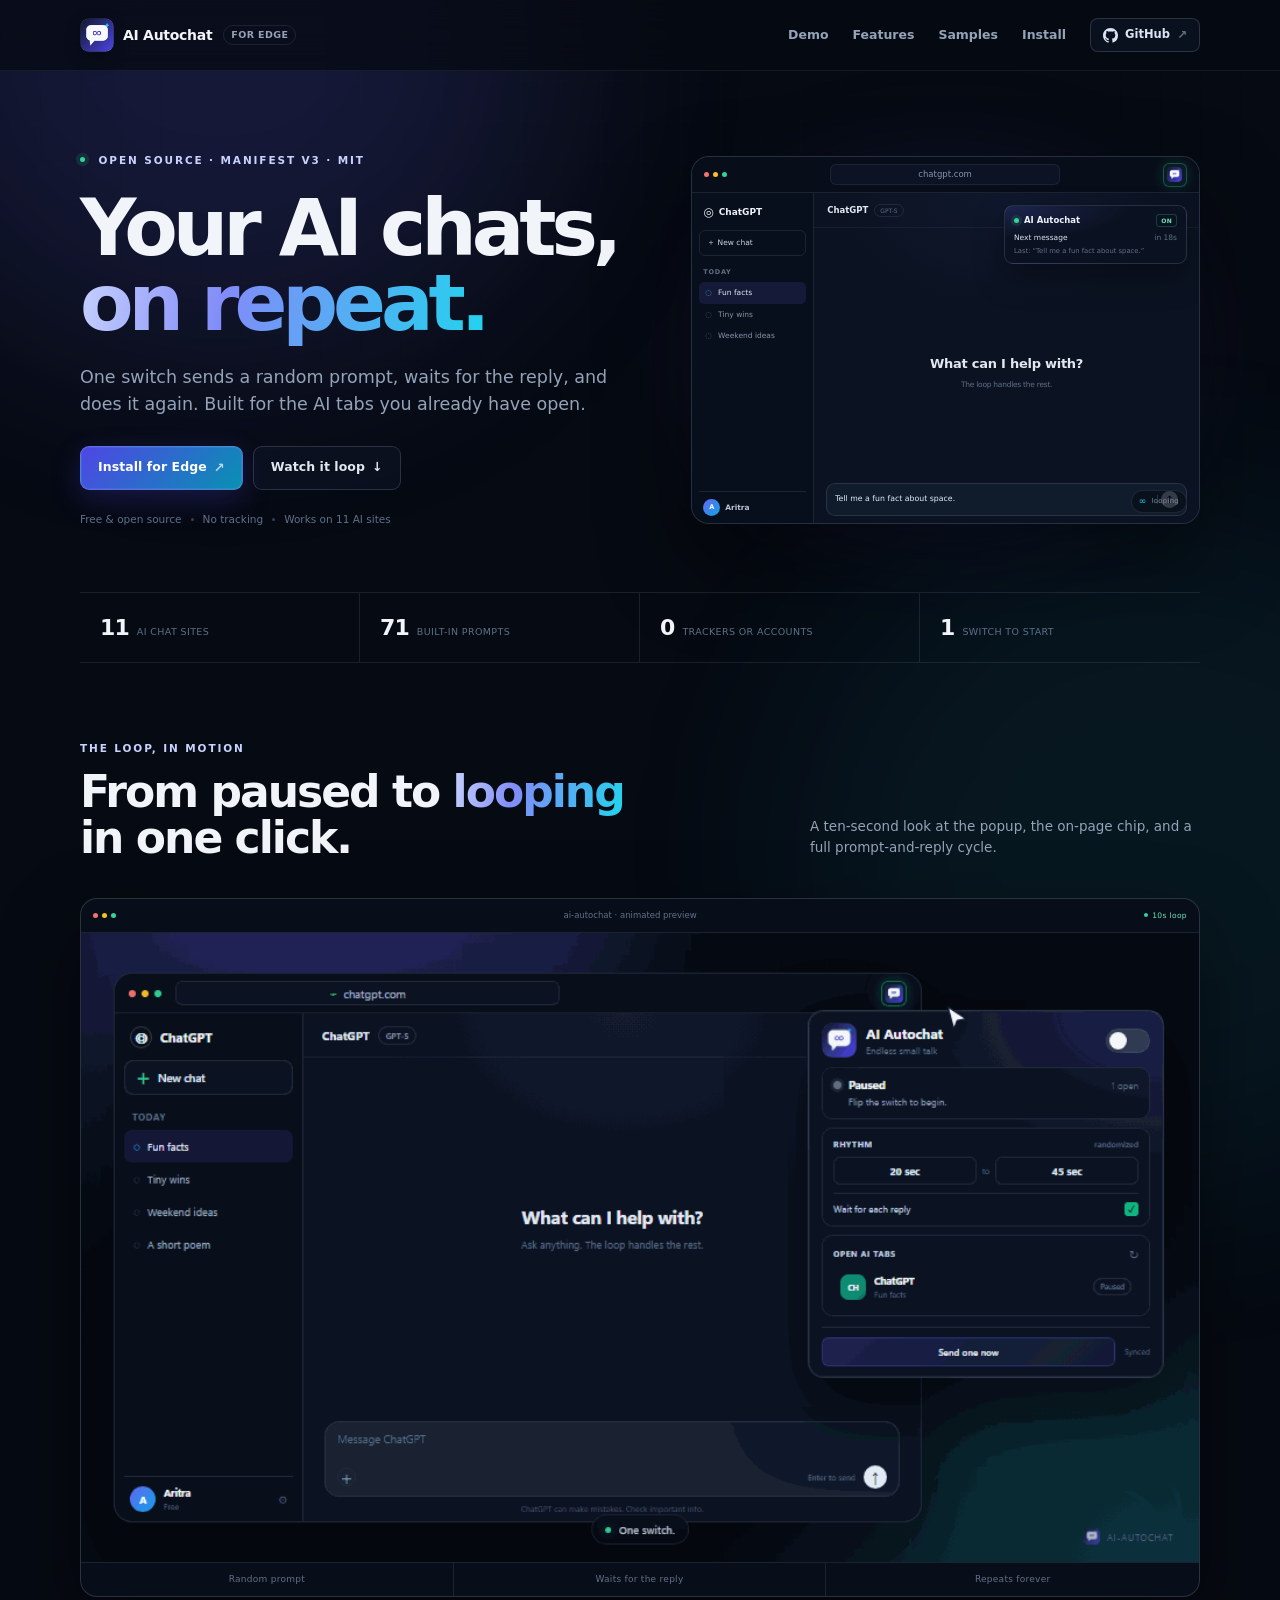
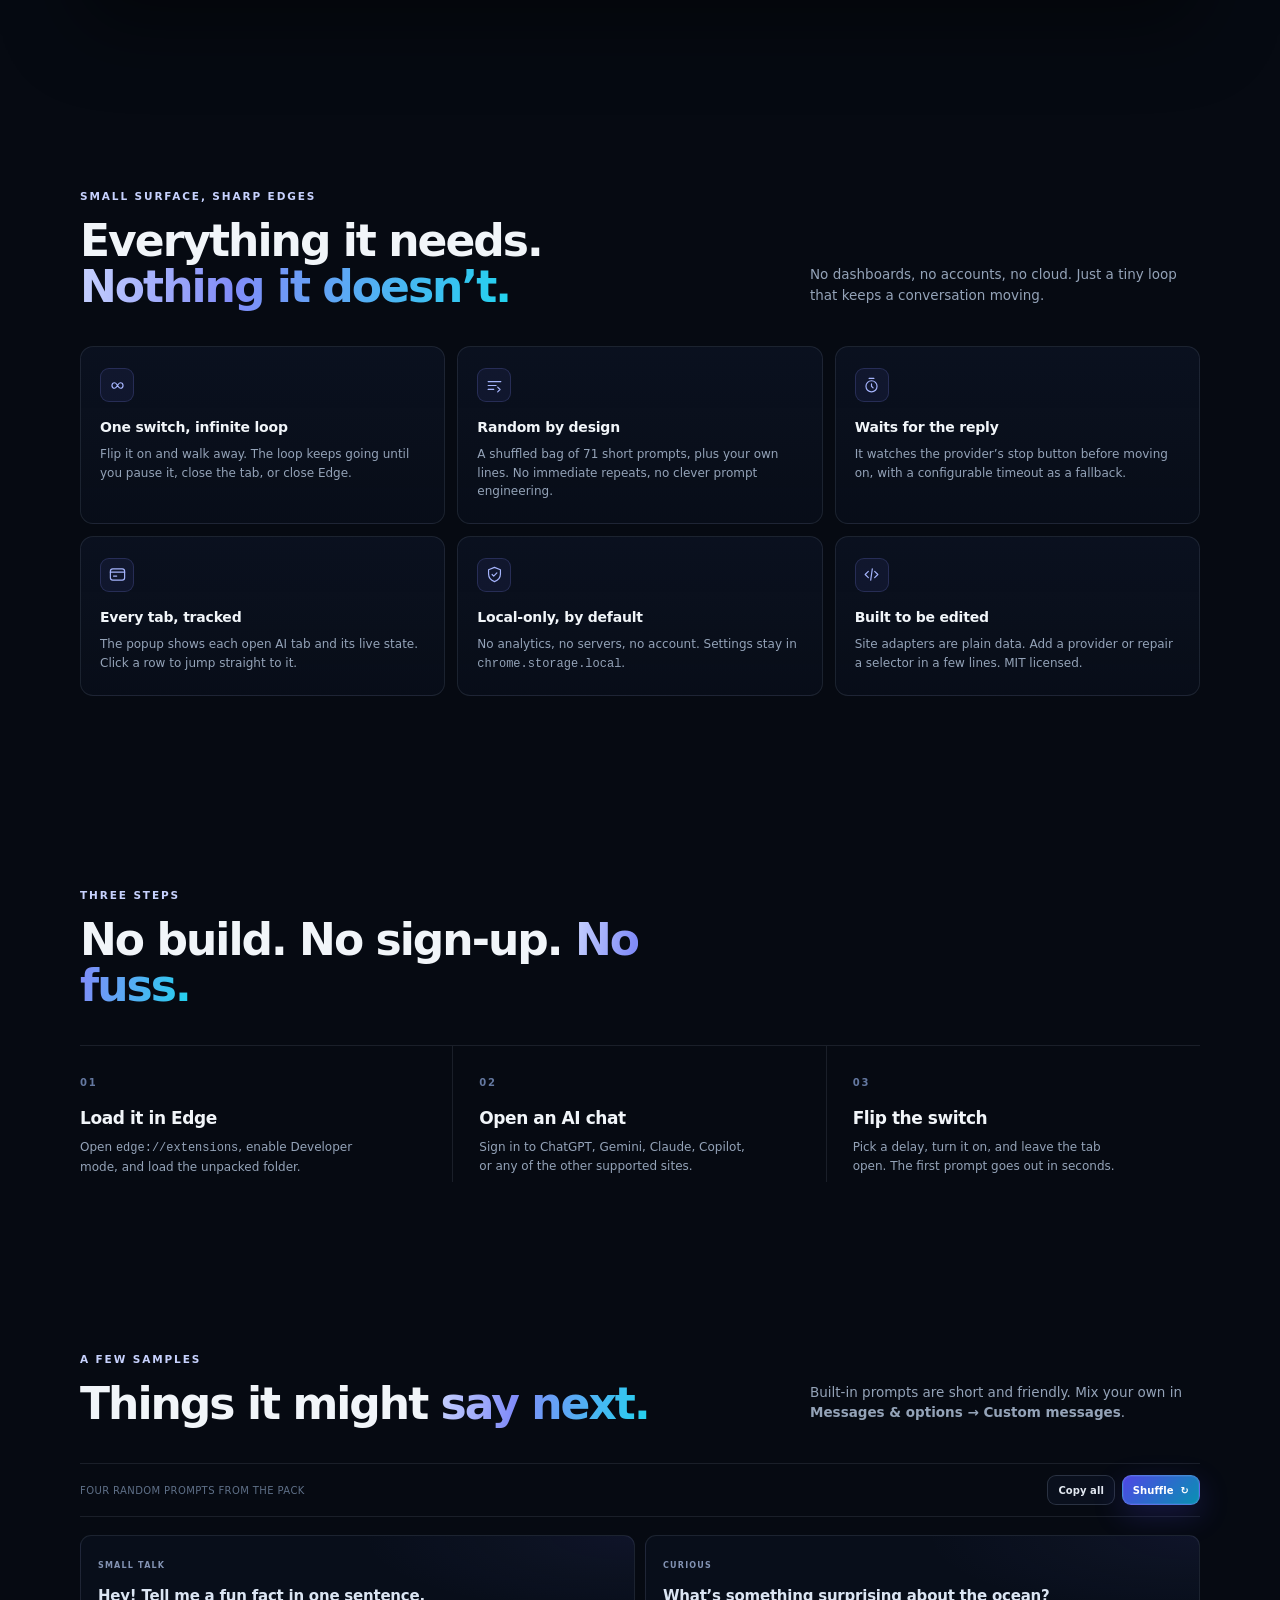
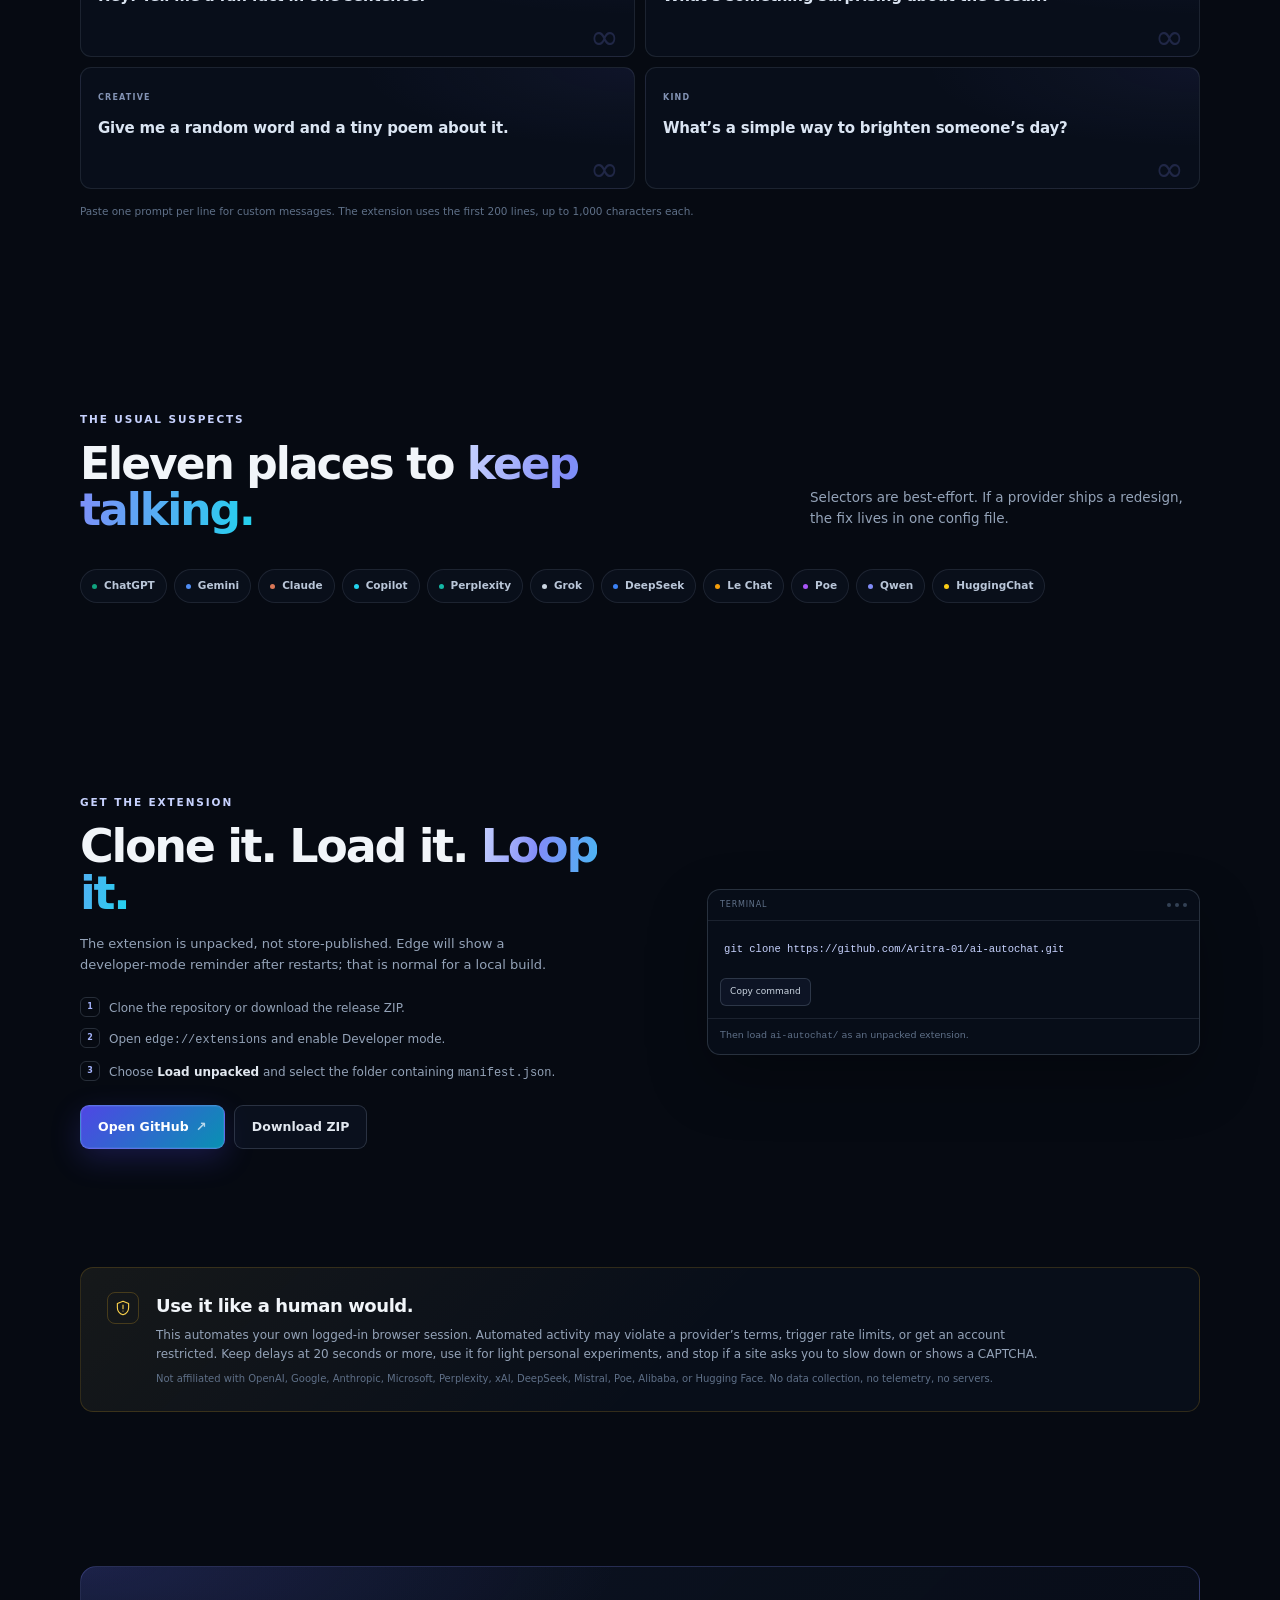
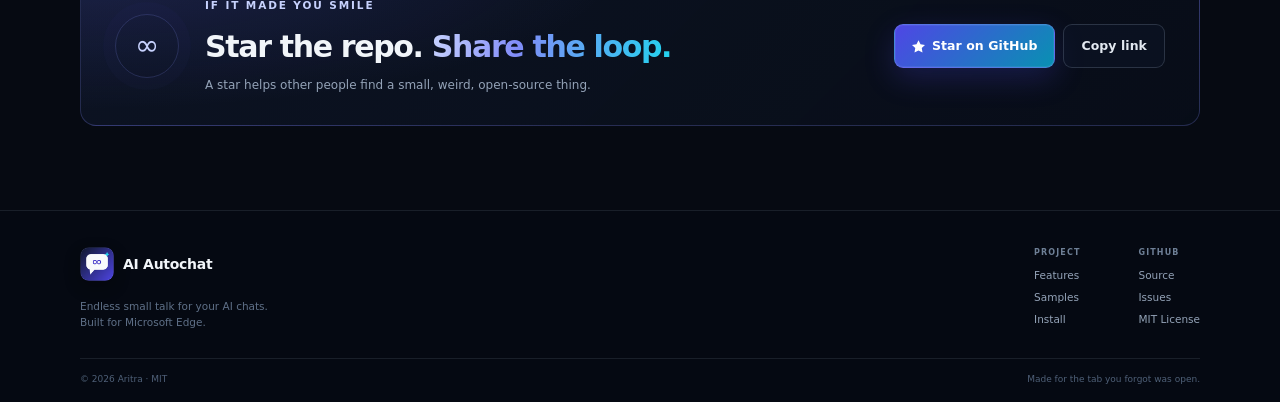
<file: docs/index.html>
<!doctype html>
<html lang="en">
  <head>
    <meta charset="utf-8" />
    <meta name="viewport" content="width=device-width, initial-scale=1" />
    <title>AI Autochat — Endless small talk for your AI chats</title>
    <meta
      name="description"
      content="A free, open-source Edge extension that sends random prompts to ChatGPT, Gemini, Claude, Copilot and other AI chats, waits for each reply, and loops."
    />
    <meta name="theme-color" content="#060a12" />
    <meta property="og:type" content="website" />
    <meta property="og:title" content="AI Autochat — Your AI chats, on repeat." />
    <meta property="og:url" content="https://aritra-01.github.io/ai-autochat/" />
    <meta property="og:site_name" content="AI Autochat" />
    <meta
      property="og:description"
      content="One switch. Random prompts. Replies handled. An open-source Manifest V3 extension for Edge."
    />
    <meta property="og:image" content="https://aritra-01.github.io/ai-autochat/assets/social-preview.png" />
    <meta name="twitter:card" content="summary_large_image" />
    <meta name="twitter:title" content="AI Autochat — Your AI chats, on repeat." />
    <meta
      name="twitter:description"
      content="One switch. Random prompts. Replies handled. An open-source Edge extension."
    />
    <meta name="twitter:image" content="https://aritra-01.github.io/ai-autochat/assets/social-preview.png" />
    <link rel="icon" type="image/png" href="assets/favicon.png" />
    <link rel="canonical" href="https://aritra-01.github.io/ai-autochat/" />
    <script type="application/ld+json">
    {
      "@context": "https://schema.org",
      "@type": "SoftwareApplication",
      "name": "AI Autochat",
      "applicationCategory": "BrowserApplication",
      "operatingSystem": "Windows, macOS, Linux",
      "url": "https://aritra-01.github.io/ai-autochat/",
      "description": "A free, open-source Edge extension that sends random prompts to AI chats, waits for each reply, and loops.",
      "offers": { "@type": "Offer", "price": "0", "priceCurrency": "USD" },
      "license": "https://github.com/Aritra-01/ai-autochat/blob/main/LICENSE"
    }
    </script>
    <link rel="stylesheet" href="styles.css?v=1.0.1" />
    <noscript><style>.reveal{opacity:1;transform:none}</style></noscript>
  </head>
  <body>
    <div class="page-glow glow-left" aria-hidden="true"></div>
    <div class="page-glow glow-right" aria-hidden="true"></div>
    <div class="page-grid" aria-hidden="true"></div>

    <header class="site-header">
      <div class="container header-inner">
        <a class="brand" href="#" aria-label="AI Autochat home">
          <img src="assets/logo.png" alt="" width="34" height="34" />
          <span class="brand-name">AI Autochat</span>
          <span class="brand-tag">for Edge</span>
        </a>

        <nav class="nav-links" aria-label="Main navigation">
          <a href="#demo">Demo</a>
          <a href="#features">Features</a>
          <a href="#samples">Samples</a>
          <a href="#install">Install</a>
        </nav>

        <a class="nav-github" href="https://github.com/Aritra-01/ai-autochat" target="_blank" rel="noreferrer">
          <svg viewBox="0 0 16 16" aria-hidden="true"><path fill="currentColor" d="M8 0C3.58 0 0 3.58 0 8c0 3.54 2.29 6.53 5.47 7.59.4.07.55-.17.55-.38 0-.19-.01-.82-.01-1.49-2.01.37-2.53-.49-2.69-.94-.09-.23-.48-.94-.82-1.13-.28-.15-.68-.52-.01-.53.63-.01 1.08.58 1.23.82.72 1.21 1.87.87 2.33.66.07-.52.28-.87.51-1.07-1.78-.2-3.64-.89-3.64-3.95 0-.87.31-1.59.82-2.15-.08-.2-.36-1.02.08-2.12 0 0 .67-.21 2.2.82.64-.18 1.32-.27 2-.27.68 0 1.36.09 2 .27 1.53-1.04 2.2-.82 2.2-.82.44 1.1.16 1.92.08 2.12.51.56.82 1.27.82 2.15 0 3.07-1.87 3.75-3.65 3.95.29.25.54.73.54 1.48 0 1.07-.01 1.93-.01 2.2 0 .21.15.46.55.38A8.01 8.01 0 0 0 16 8c0-4.42-3.58-8-8-8Z"/></svg>
          GitHub
          <span class="arrow">↗</span>
        </a>
      </div>
    </header>

    <main>
      <section class="hero section">
        <div class="container hero-grid">
          <div class="hero-copy">
            <div class="eyebrow"><span class="eyebrow-dot"></span> Open source · Manifest V3 · MIT</div>
            <h1>Your AI chats,<br /><span class="gradient-text">on repeat.</span></h1>
            <p class="lede">
              One switch sends a random prompt, waits for the reply, and does it again.
              Built for the AI tabs you already have open.
            </p>
            <div class="cta-row">
              <a class="button button-primary" href="#install">
                Install for Edge
                <span class="button-arrow">↗</span>
              </a>
              <a class="button button-ghost" href="#demo">Watch it loop <span>↓</span></a>
            </div>
            <div class="hero-meta">
              <span>Free & open source</span><i></i><span>No tracking</span><i></i><span>Works on 11 AI sites</span>
            </div>
          </div>

          <div class="hero-visual" aria-label="Animated AI Autochat preview">
            <div class="visual-glow" aria-hidden="true"></div>
            <div class="browser-card">
              <div class="browser-chrome">
                <span class="traffic-dots" aria-hidden="true"><i></i><i></i><i></i></span>
                <span class="browser-address">chatgpt.com</span>
                <span class="browser-ext"><img src="assets/logo.png" alt="" /></span>
              </div>
              <div class="browser-app">
                <aside class="mini-sidebar" aria-hidden="true">
                  <div class="mini-brand"><span>◎</span> ChatGPT</div>
                  <div class="mini-new">＋ New chat</div>
                  <div class="mini-label">Today</div>
                  <div class="mini-item active"><span>◌</span> Fun facts</div>
                  <div class="mini-item"><span>◌</span> Tiny wins</div>
                  <div class="mini-item"><span>◌</span> Weekend ideas</div>
                  <div class="mini-user"><span>A</span><b>Aritra</b></div>
                </aside>
                <div class="mini-chat">
                  <div class="mini-chat-head"><b>ChatGPT</b><span>GPT-5</span><i>•••</i></div>
                  <div class="mini-messages" id="liveMessages">
                    <div class="mini-empty" id="miniEmpty">
                      What can I help with?
                      <span>The loop handles the rest.</span>
                    </div>
                  </div>
                  <div class="mini-composer">
                    <span class="mini-prompt" id="livePrompt"></span>
                    <span class="mini-caret" id="liveCaret"></span>
                    <span class="mini-send" id="liveSend">↑</span>
                  </div>
                </div>
              </div>
              <aside class="live-hud" aria-hidden="true">
                <div class="live-hud-head"><span class="live-dot"></span><b>AI Autochat</b><span class="live-on">ON</span></div>
                <div class="live-hud-row"><span id="liveState">Next message</span><span id="liveCount">in 18s</span></div>
                <div class="live-hud-last" id="liveLast">Last: “Tell me a fun fact about space.”</div>
              </aside>
              <div class="live-pill" aria-hidden="true"><span>∞</span> looping</div>
            </div>
          </div>
        </div>

        <div class="container metric-strip" aria-label="Project statistics">
          <div class="metric"><b>11</b><span>AI chat sites</span></div>
          <div class="metric"><b>71</b><span>built-in prompts</span></div>
          <div class="metric"><b>0</b><span>trackers or accounts</span></div>
          <div class="metric"><b>1</b><span>switch to start</span></div>
        </div>
      </section>

      <section class="section section-demo" id="demo">
        <div class="container">
          <div class="section-head reveal">
            <div>
              <div class="eyebrow">The loop, in motion</div>
              <h2>From paused to <span class="gradient-text">looping</span><br />in one click.</h2>
            </div>
            <p>
              A ten-second look at the popup, the on-page chip, and a full prompt-and-reply cycle.
            </p>
          </div>

          <figure class="demo-frame reveal">
            <div class="demo-bar" aria-hidden="true">
              <span class="traffic-dots"><i></i><i></i><i></i></span>
              <span>ai-autochat · animated preview</span>
              <span class="demo-live"><i></i> 10s loop</span>
            </div>
            <img
              src="assets/preview.gif"
              width="960"
              height="540"
              loading="lazy"
              alt="Animated preview showing AI Autochat being enabled, sending a prompt, waiting for a reply, and looping."
            />
            <figcaption>
              <span>Random prompt</span>
              <span>Waits for the reply</span>
              <span>Repeats forever</span>
            </figcaption>
          </figure>
        </div>
      </section>

      <section class="section" id="features">
        <div class="container">
          <div class="section-head reveal">
            <div>
              <div class="eyebrow">Small surface, sharp edges</div>
              <h2>Everything it needs.<br /><span class="gradient-text">Nothing it doesn’t.</span></h2>
            </div>
            <p>
              No dashboards, no accounts, no cloud. Just a tiny loop that keeps a conversation moving.
            </p>
          </div>

          <div class="feature-grid">
            <article class="feature-card reveal">
              <span class="feature-icon">
                <svg viewBox="0 0 24 24" aria-hidden="true"><path d="M8.5 15.5c-2 0-3.5-1.6-3.5-3.5s1.5-3.5 3.5-3.5c2.7 0 4.3 7 7 7 2 0 3.5-1.6 3.5-3.5S17.5 8.5 15.5 8.5c-2.7 0-4.3 7-7 7Z"/></svg>
              </span>
              <h3>One switch, infinite loop</h3>
              <p>Flip it on and walk away. The loop keeps going until you pause it, close the tab, or close Edge.</p>
            </article>

            <article class="feature-card reveal">
              <span class="feature-icon">
                <svg viewBox="0 0 24 24" aria-hidden="true"><path d="M4 7h16M4 12h10M4 17h7"/><path d="m16 14 3 3-3 3"/></svg>
              </span>
              <h3>Random by design</h3>
              <p>A shuffled bag of 71 short prompts, plus your own lines. No immediate repeats, no clever prompt engineering.</p>
            </article>

            <article class="feature-card reveal">
              <span class="feature-icon">
                <svg viewBox="0 0 24 24" aria-hidden="true"><circle cx="12" cy="13" r="7"/><path d="M12 10v3l2 2M9 3h6"/></svg>
              </span>
              <h3>Waits for the reply</h3>
              <p>It watches the provider’s stop button before moving on, with a configurable timeout as a fallback.</p>
            </article>

            <article class="feature-card reveal">
              <span class="feature-icon">
                <svg viewBox="0 0 24 24" aria-hidden="true"><rect x="3" y="5" width="18" height="14" rx="3"/><path d="M3 9h18M7 14h4"/></svg>
              </span>
              <h3>Every tab, tracked</h3>
              <p>The popup shows each open AI tab and its live state. Click a row to jump straight to it.</p>
            </article>

            <article class="feature-card reveal">
              <span class="feature-icon">
                <svg viewBox="0 0 24 24" aria-hidden="true"><path d="M12 3 4.5 6v5.5c0 4.7 3.2 8 7.5 9.5 4.3-1.5 7.5-4.8 7.5-9.5V6L12 3Z"/><path d="m9 12 2 2 4-4"/></svg>
              </span>
              <h3>Local-only, by default</h3>
              <p>No analytics, no servers, no account. Settings stay in <code>chrome.storage.local</code>.</p>
            </article>

            <article class="feature-card reveal">
              <span class="feature-icon">
                <svg viewBox="0 0 24 24" aria-hidden="true"><path d="m8 8-4 4 4 4M16 8l4 4-4 4M13 5l-2 14"/></svg>
              </span>
              <h3>Built to be edited</h3>
              <p>Site adapters are plain data. Add a provider or repair a selector in a few lines. MIT licensed.</p>
            </article>
          </div>
        </div>
      </section>

      <section class="section section-how" id="how">
        <div class="container">
          <div class="section-head reveal">
            <div>
              <div class="eyebrow">Three steps</div>
              <h2>No build. No sign-up.<br class="mobile-break" /> <span class="gradient-text">No fuss.</span></h2>
            </div>
          </div>

          <div class="steps">
            <article class="step reveal">
              <span class="step-number">01</span>
              <h3>Load it in Edge</h3>
              <p>Open <code>edge://extensions</code>, enable Developer mode, and load the unpacked folder.</p>
            </article>
            <article class="step reveal">
              <span class="step-number">02</span>
              <h3>Open an AI chat</h3>
              <p>Sign in to ChatGPT, Gemini, Claude, Copilot, or any of the other supported sites.</p>
            </article>
            <article class="step reveal">
              <span class="step-number">03</span>
              <h3>Flip the switch</h3>
              <p>Pick a delay, turn it on, and leave the tab open. The first prompt goes out in seconds.</p>
            </article>
          </div>
        </div>
      </section>

      <section class="section section-samples" id="samples">
        <div class="container">
          <div class="section-head reveal">
            <div>
              <div class="eyebrow">A few samples</div>
              <h2>Things it might <span class="gradient-text">say next.</span></h2>
            </div>
            <p>
              Built-in prompts are short and friendly. Mix your own in
              <strong>Messages &amp; options → Custom messages</strong>.
            </p>
          </div>

          <div class="prompt-toolbar reveal">
            <span>Four random prompts from the pack</span>
            <div class="prompt-actions">
              <button class="button button-small button-ghost" id="copyPrompts" type="button">Copy all</button>
              <button class="button button-small button-primary" id="shufflePrompts" type="button">
                Shuffle
                <span aria-hidden="true">↻</span>
              </button>
            </div>
          </div>

          <div class="prompt-grid" id="promptGrid">
            <article class="prompt-card reveal" data-category="Small talk">
              <span class="prompt-category">Small talk</span>
              <p>Hey! Tell me a fun fact in one sentence.</p>
              <span class="prompt-mark">∞</span>
            </article>
            <article class="prompt-card reveal" data-category="Curious">
              <span class="prompt-category">Curious</span>
              <p>What’s something surprising about the ocean?</p>
              <span class="prompt-mark">∞</span>
            </article>
            <article class="prompt-card reveal" data-category="Creative">
              <span class="prompt-category">Creative</span>
              <p>Give me a random word and a tiny poem about it.</p>
              <span class="prompt-mark">∞</span>
            </article>
            <article class="prompt-card reveal" data-category="Kind">
              <span class="prompt-category">Kind</span>
              <p>What’s a simple way to brighten someone’s day?</p>
              <span class="prompt-mark">∞</span>
            </article>
          </div>

          <p class="fine-print reveal">
            Paste one prompt per line for custom messages. The extension uses the first 200 lines, up to 1,000 characters each.
          </p>
        </div>
      </section>

      <section class="section section-sites" id="sites">
        <div class="container">
          <div class="section-head reveal">
            <div>
              <div class="eyebrow">The usual suspects</div>
              <h2>Eleven places to <span class="gradient-text">keep talking.</span></h2>
            </div>
            <p>Selectors are best-effort. If a provider ships a redesign, the fix lives in one config file.</p>
          </div>

          <div class="site-grid reveal">
            <span class="site-pill"><i class="site-dot chatgpt"></i>ChatGPT</span>
            <span class="site-pill"><i class="site-dot gemini"></i>Gemini</span>
            <span class="site-pill"><i class="site-dot claude"></i>Claude</span>
            <span class="site-pill"><i class="site-dot copilot"></i>Copilot</span>
            <span class="site-pill"><i class="site-dot perplexity"></i>Perplexity</span>
            <span class="site-pill"><i class="site-dot grok"></i>Grok</span>
            <span class="site-pill"><i class="site-dot deepseek"></i>DeepSeek</span>
            <span class="site-pill"><i class="site-dot mistral"></i>Le Chat</span>
            <span class="site-pill"><i class="site-dot poe"></i>Poe</span>
            <span class="site-pill"><i class="site-dot qwen"></i>Qwen</span>
            <span class="site-pill"><i class="site-dot huggingchat"></i>HuggingChat</span>
          </div>
        </div>
      </section>

      <section class="section section-install" id="install">
        <div class="container install-grid">
          <div class="install-copy reveal">
            <div class="eyebrow">Get the extension</div>
            <h2>Clone it. Load it. <span class="gradient-text">Loop it.</span></h2>
            <p>
              The extension is unpacked, not store-published. Edge will show a developer-mode
              reminder after restarts; that is normal for a local build.
            </p>

            <div class="install-steps">
              <div class="install-step"><span>1</span><p>Clone the repository or download the release ZIP.</p></div>
              <div class="install-step"><span>2</span><p>Open <code>edge://extensions</code> and enable Developer mode.</p></div>
              <div class="install-step"><span>3</span><p>Choose <strong>Load unpacked</strong> and select the folder containing <code>manifest.json</code>.</p></div>
            </div>

            <div class="install-actions">
              <a class="button button-primary" href="https://github.com/Aritra-01/ai-autochat" target="_blank" rel="noreferrer">
                Open GitHub <span class="button-arrow">↗</span>
              </a>
              <a class="button button-ghost" href="https://github.com/Aritra-01/ai-autochat/releases/latest" target="_blank" rel="noreferrer">
                Download ZIP
              </a>
            </div>
          </div>

          <div class="code-card reveal" aria-label="Clone command">
            <div class="code-head"><span>terminal</span><span class="code-dots"><i></i><i></i><i></i></span></div>
            <pre><code id="cloneCommand">git clone https://github.com/Aritra-01/ai-autochat.git</code></pre>
            <button class="copy-button" id="copyClone" type="button">Copy command</button>
            <div class="code-note">Then load <code>ai-autochat/</code> as an unpacked extension.</div>
          </div>
        </div>
      </section>

      <section class="section section-safety">
        <div class="container safety-card reveal">
          <div class="safety-icon">
            <svg viewBox="0 0 24 24" aria-hidden="true"><path d="M12 3 4.5 6v5.5c0 4.7 3.2 8 7.5 9.5 4.3-1.5 7.5-4.8 7.5-9.5V6L12 3Z"/><path d="M12 8v5M12 16h.01"/></svg>
          </div>
          <div>
            <h2>Use it like a human would.</h2>
            <p>
              This automates your own logged-in browser session. Automated activity may violate a
              provider’s terms, trigger rate limits, or get an account restricted. Keep delays at
              20 seconds or more, use it for light personal experiments, and stop if a site asks
              you to slow down or shows a CAPTCHA.
            </p>
            <p class="safety-small">
              Not affiliated with OpenAI, Google, Anthropic, Microsoft, Perplexity, xAI, DeepSeek,
              Mistral, Poe, Alibaba, or Hugging Face. No data collection, no telemetry, no servers.
            </p>
          </div>
        </div>
      </section>

      <section class="section star-section">
        <div class="container star-card reveal">
          <div class="star-orbit" aria-hidden="true">∞</div>
          <div>
            <div class="eyebrow">If it made you smile</div>
            <h2>Star the repo. <span class="gradient-text">Share the loop.</span></h2>
            <p>A star helps other people find a small, weird, open-source thing.</p>
          </div>
          <div class="star-actions">
            <a class="button button-primary" href="https://github.com/Aritra-01/ai-autochat" target="_blank" rel="noreferrer">
              <svg viewBox="0 0 16 16" aria-hidden="true" class="star-icon"><path fill="currentColor" d="M8 .25l2.47 5.01 5.53.8-4 3.9.94 5.5L8 12.87 3.06 15.46 4 9.96l-4-3.9 5.53-.8L8 .25Z"/></svg>
              Star on GitHub
            </a>
            <button class="button button-ghost" id="copyLandingLink" type="button">Copy link</button>
          </div>
        </div>
      </section>
    </main>

    <footer class="site-footer">
      <div class="container footer-grid">
        <div class="footer-brand">
          <a class="brand" href="#">
            <img src="assets/logo.png" alt="" width="32" height="32" />
            <span class="brand-name">AI Autochat</span>
          </a>
          <p>Endless small talk for your AI chats.<br />Built for Microsoft Edge.</p>
        </div>

        <div class="footer-links">
          <div>
            <span>Project</span>
            <a href="#features">Features</a>
            <a href="#samples">Samples</a>
            <a href="#install">Install</a>
          </div>
          <div>
            <span>GitHub</span>
            <a href="https://github.com/Aritra-01/ai-autochat" target="_blank" rel="noreferrer">Source</a>
            <a href="https://github.com/Aritra-01/ai-autochat/issues" target="_blank" rel="noreferrer">Issues</a>
            <a href="https://github.com/Aritra-01/ai-autochat/blob/main/LICENSE" target="_blank" rel="noreferrer">MIT License</a>
          </div>
        </div>
      </div>

      <div class="container footer-bottom">
        <span>© 2026 Aritra · MIT</span>
        <span>Made for the tab you forgot was open.</span>
      </div>
    </footer>

    <div class="toast" id="toast" role="status" aria-live="polite" hidden></div>
    <script src="landing.js?v=1.0.1"></script>
  </body>
</html>
</file>
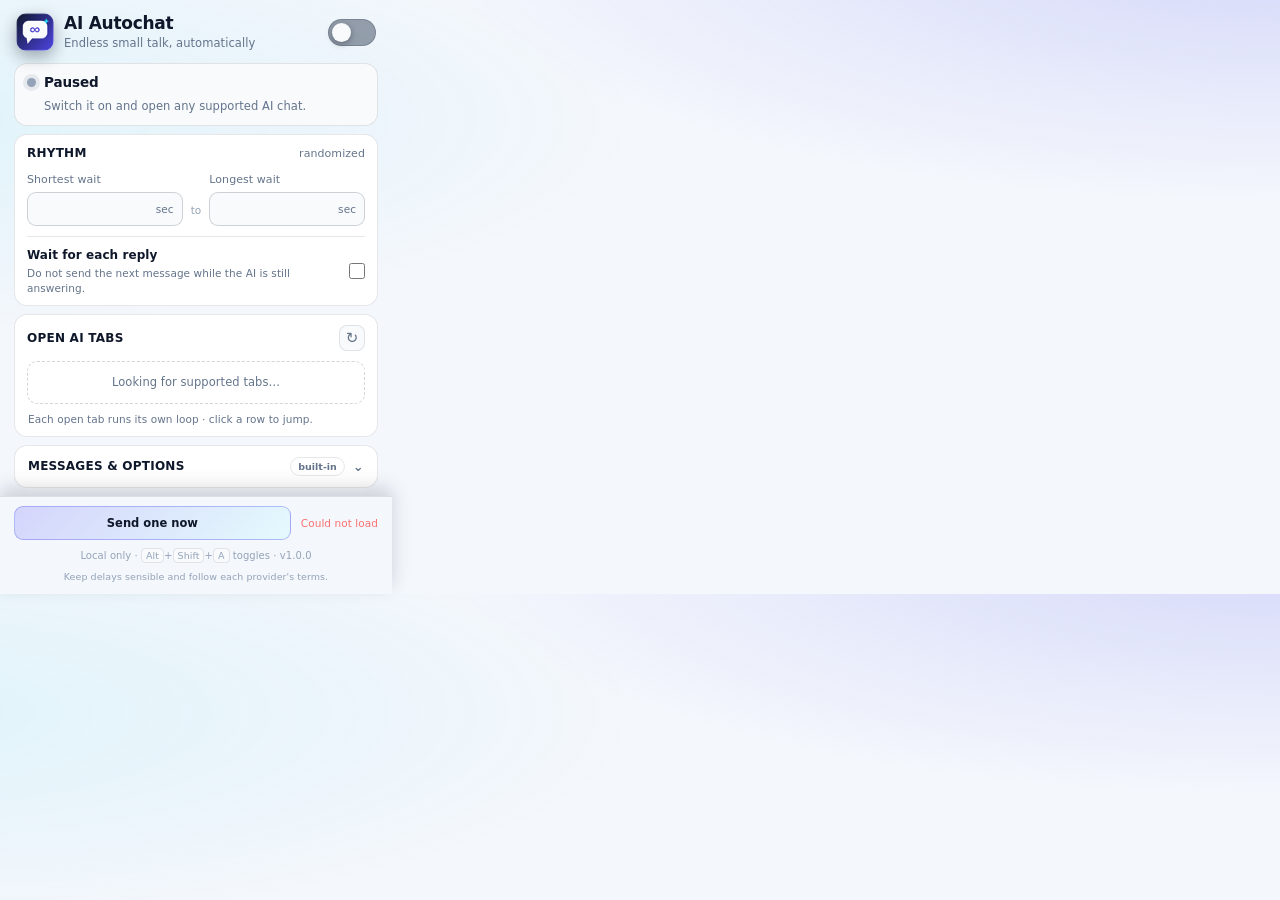
<file: popup/popup.html>
<!doctype html>
<html lang="en">
  <head>
    <meta charset="utf-8" />
    <meta name="viewport" content="width=device-width, initial-scale=1" />
    <title>AI Autochat</title>
    <link rel="stylesheet" href="popup.css" />
  </head>
  <body>
    <div class="app">
      <header class="topbar">
        <div class="brand">
          <img class="brand-icon" src="../icons/icon48.png" width="38" height="38" alt="" />
          <div class="brand-copy">
            <h1>AI Autochat</h1>
            <p>Endless small talk, automatically</p>
          </div>
        </div>

        <label class="switch" title="Turn AI Autochat on or off">
          <input id="enabledToggle" type="checkbox" role="switch" aria-label="Enable AI Autochat" />
          <span class="switch-track" aria-hidden="true"></span>
        </label>
      </header>

      <section class="hero" id="hero" data-tone="off" aria-live="polite">
        <div class="hero-top">
          <span class="status-dot" aria-hidden="true"></span>
          <h2 id="heroTitle">Paused</h2>
          <span class="hero-count" id="heroCount"></span>
        </div>
        <p id="heroDetail">Switch it on and open any supported AI chat.</p>
      </section>

      <section class="card">
        <div class="section-head">
          <h2>Rhythm</h2>
          <span class="section-note">randomized</span>
        </div>

        <div class="timing-row">
          <label class="field" for="minSeconds">
            <span>Shortest wait</span>
            <span class="input-unit">
              <input id="minSeconds" type="number" min="5" max="3600" step="1" inputmode="numeric" />
              <span>sec</span>
            </span>
          </label>

          <span class="timing-dash" aria-hidden="true">to</span>

          <label class="field" for="maxSeconds">
            <span>Longest wait</span>
            <span class="input-unit">
              <input id="maxSeconds" type="number" min="5" max="3600" step="1" inputmode="numeric" />
              <span>sec</span>
            </span>
          </label>
        </div>

        <label class="check-row" for="waitForResponse">
          <span class="check-copy">
            <strong>Wait for each reply</strong>
            <small>Do not send the next message while the AI is still answering.</small>
          </span>
          <input id="waitForResponse" type="checkbox" />
        </label>
      </section>

      <section class="card tabs-card">
        <div class="section-head">
          <h2>Open AI tabs</h2>
          <button id="refreshButton" class="icon-button" type="button" title="Refresh tab status" aria-label="Refresh tab status">↻</button>
        </div>
        <ul id="tabList" class="tab-list">
          <li class="empty-state">Looking for supported tabs…</li>
        </ul>
        <p class="section-note tab-note">Each open tab runs its own loop · click a row to jump.</p>
      </section>

      <details class="card details-card">
        <summary>
          <span>Messages &amp; options</span>
          <span class="badge" id="customCount">built-in</span>
        </summary>
        <div class="details-body">
          <div class="inline-row" id="timeoutRow">
            <label for="responseTimeoutSeconds">Give up waiting after</label>
            <span class="input-unit compact">
              <input id="responseTimeoutSeconds" type="number" min="15" max="1800" step="15" inputmode="numeric" />
              <span>sec</span>
            </span>
          </div>

          <label class="check-row" for="showHud">
            <span class="check-copy">
              <strong>Show on-page chip</strong>
              <small>A small draggable status card with a pause button.</small>
            </span>
            <input id="showHud" type="checkbox" />
          </label>

          <label class="field-caption" for="customMessages">Custom messages</label>
          <textarea
            id="customMessages"
            rows="5"
            maxlength="20000"
            spellcheck="false"
            placeholder="One message per line. Leave empty to use the built-in random prompts."
          ></textarea>
          <p class="section-note">
            Blank lines are ignored. The first 200 lines are used. Keep messages short and friendly.
          </p>
        </div>
      </details>

      <footer class="footer">
        <div class="footer-actions">
          <button id="testButton" class="test-button" type="button">Send one now</button>
          <span id="saveState" class="save-state">Synced</span>
        </div>
        <p class="footnote">
          Local only · <kbd>Alt</kbd>+<kbd>Shift</kbd>+<kbd>A</kbd> toggles · v<span id="version">1.0.0</span>
        </p>
        <p class="warning">
          Keep delays sensible and follow each provider's terms.
        </p>
      </footer>
    </div>

    <div id="toast" class="toast" role="status" hidden></div>

    <script src="../shared/config.js"></script>
    <script src="popup.js"></script>
  </body>
</html>
</file>
<file: docs/styles.css>
:root {
  color-scheme: dark;
  --bg: #060a12;
  --panel: #0b1322;
  --panel-soft: #0e1728;
  --text: #f1f5f9;
  --muted: #94a3b8;
  --faint: #5f7088;
  --line: rgba(148, 163, 184, 0.14);
  --line-strong: rgba(148, 163, 184, 0.24);
  --indigo: #818cf8;
  --cyan: #22d3ee;
  --green: #34d399;
  --max: 1120px;
  --shadow: 0 30px 80px rgba(0, 0, 0, 0.44);
}

* {
  box-sizing: border-box;
}

html {
  scroll-behavior: smooth;
  scroll-padding-top: 86px;
}

body {
  margin: 0;
  overflow-x: hidden;
  background: var(--bg);
  color: var(--text);
  font-family: "Segoe UI Variable Text", "Segoe UI", system-ui, -apple-system, sans-serif;
  font-size: 15px;
  line-height: 1.5;
  -webkit-font-smoothing: antialiased;
  text-rendering: optimizeLegibility;
}

body::selection {
  background: rgba(129, 140, 248, 0.35);
}

a {
  color: inherit;
  text-decoration: none;
}

button,
input {
  font: inherit;
}

button {
  color: inherit;
}

img {
  max-width: 100%;
}

code,
pre {
  font-family: "Cascadia Code", "SFMono-Regular", Consolas, monospace;
}

.page-glow {
  position: fixed;
  z-index: 0;
  border-radius: 50%;
  filter: blur(110px);
  pointer-events: none;
  opacity: 0.75;
}

.glow-left {
  top: -260px;
  left: -120px;
  width: 680px;
  height: 620px;
  background: rgba(99, 102, 241, 0.22);
}

.glow-right {
  right: -260px;
  bottom: -300px;
  width: 760px;
  height: 700px;
  background: rgba(34, 211, 238, 0.09);
}

.page-grid {
  position: fixed;
  inset: 0;
  z-index: 0;
  opacity: 0.4;
  background-image:
    linear-gradient(rgba(148, 163, 184, 0.04) 1px, transparent 1px),
    linear-gradient(90deg, rgba(148, 163, 184, 0.04) 1px, transparent 1px);
  background-size: 40px 40px;
  mask-image: radial-gradient(80% 60% at 50% 10%, #000 0%, transparent 80%);
  pointer-events: none;
}

.container {
  position: relative;
  z-index: 1;
  width: min(var(--max), calc(100% - 56px));
  margin: 0 auto;
}

.section {
  position: relative;
  padding: 96px 0;
}

.site-header {
  position: sticky;
  top: 0;
  z-index: 50;
  border-bottom: 1px solid rgba(148, 163, 184, 0.1);
  background: rgba(6, 10, 18, 0.72);
  -webkit-backdrop-filter: blur(16px);
  backdrop-filter: blur(16px);
}

.header-inner {
  display: flex;
  align-items: center;
  gap: 24px;
  height: 70px;
}

.brand {
  display: inline-flex;
  align-items: center;
  gap: 9px;
  flex: 0 0 auto;
}

.brand img {
  width: 34px;
  height: 34px;
  border-radius: 9px;
  box-shadow: 0 6px 16px rgba(0, 0, 0, 0.32);
}

.brand-name {
  font-size: 14px;
  font-weight: 700;
  letter-spacing: -0.02em;
}

.brand-tag {
  margin-left: 2px;
  padding: 2px 7px;
  border: 1px solid var(--line);
  border-radius: 999px;
  color: var(--muted);
  font-size: 9.5px;
  font-weight: 600;
  letter-spacing: 0.04em;
  text-transform: uppercase;
}

.nav-links {
  display: flex;
  align-items: center;
  gap: 24px;
  margin-left: auto;
}

.nav-links a {
  color: var(--muted);
  font-size: 12.5px;
  font-weight: 550;
  transition: color 150ms ease;
}

.nav-links a:hover {
  color: var(--text);
}

.nav-github {
  display: inline-flex;
  align-items: center;
  gap: 7px;
  height: 34px;
  padding: 0 12px;
  border: 1px solid var(--line-strong);
  border-radius: 8px;
  background: rgba(15, 23, 42, 0.55);
  color: #dbe5f3;
  font-size: 11.5px;
  font-weight: 600;
  transition:
    border-color 150ms ease,
    background 150ms ease,
    transform 150ms ease;
}

.nav-github:hover {
  border-color: rgba(129, 140, 248, 0.45);
  background: rgba(99, 102, 241, 0.1);
  transform: translateY(-1px);
}

.nav-github svg {
  width: 15px;
  height: 15px;
}

.arrow {
  color: var(--faint);
  font-size: 12px;
}

.hero {
  padding-top: 82px;
  padding-bottom: 0;
}

.hero-grid {
  display: grid;
  grid-template-columns: minmax(0, 1.04fr) minmax(0, 0.96fr);
  align-items: center;
  gap: 60px;
}

.eyebrow {
  color: #c7d2fe;
  font-size: 10.5px;
  font-weight: 700;
  letter-spacing: 0.18em;
  text-transform: uppercase;
}

.eyebrow-dot {
  display: inline-block;
  width: 5px;
  height: 5px;
  margin-right: 8px;
  border-radius: 50%;
  background: var(--green);
  box-shadow: 0 0 0 4px rgba(52, 211, 153, 0.12);
  vertical-align: 2px;
}

.hero h1 {
  margin: 22px 0 0;
  font-size: clamp(52px, 6.1vw, 78px);
  font-weight: 690;
  letter-spacing: -0.065em;
  line-height: 0.96;
}

.gradient-text {
  background: linear-gradient(100deg, #c7d2fe 0%, #818cf8 36%, #22d3ee 100%);
  -webkit-background-clip: text;
  background-clip: text;
  color: transparent;
}

.lede {
  max-width: 560px;
  margin: 23px 0 0;
  color: var(--muted);
  font-size: 17.5px;
  line-height: 1.55;
}

.cta-row {
  display: flex;
  flex-wrap: wrap;
  gap: 10px;
  margin-top: 28px;
}

.button {
  display: inline-flex;
  align-items: center;
  justify-content: center;
  gap: 7px;
  min-height: 44px;
  padding: 0 17px;
  border: 1px solid transparent;
  border-radius: 9px;
  font-size: 12.5px;
  font-weight: 650;
  letter-spacing: 0.005em;
  cursor: pointer;
  transition:
    transform 150ms ease,
    border-color 150ms ease,
    background 150ms ease,
    box-shadow 150ms ease;
}

.button:hover {
  transform: translateY(-1px);
}

.button-primary {
  border-color: rgba(129, 140, 248, 0.45);
  background: linear-gradient(135deg, #4f46e5, #0891b2);
  color: #fff;
  box-shadow:
    0 10px 30px rgba(79, 70, 229, 0.24),
    0 0 0 1px rgba(255, 255, 255, 0.06) inset;
}

.button-primary:hover {
  box-shadow:
    0 14px 34px rgba(79, 70, 229, 0.34),
    0 0 0 1px rgba(255, 255, 255, 0.09) inset;
}

.button-ghost {
  border-color: var(--line-strong);
  background: rgba(15, 23, 42, 0.48);
  color: #e2e8f0;
}

.button-ghost:hover {
  border-color: rgba(148, 163, 184, 0.38);
  background: rgba(30, 41, 59, 0.55);
}

.button-arrow {
  color: rgba(255, 255, 255, 0.7);
  font-size: 13px;
}

.hero-meta {
  display: flex;
  flex-wrap: wrap;
  align-items: center;
  gap: 9px;
  margin-top: 22px;
  color: var(--faint);
  font-size: 10.5px;
}

.hero-meta i {
  width: 3px;
  height: 3px;
  border-radius: 50%;
  background: #334155;
}

/* Hero browser */
.hero-visual {
  position: relative;
  min-width: 0;
}

.visual-glow {
  position: absolute;
  top: 8%;
  left: 5%;
  right: 5%;
  bottom: 2%;
  border-radius: 50%;
  background: rgba(99, 102, 241, 0.18);
  filter: blur(60px);
  pointer-events: none;
}

.browser-card {
  position: relative;
  overflow: hidden;
  border: 1px solid rgba(148, 163, 184, 0.2);
  border-radius: 18px;
  background: var(--panel);
  box-shadow:
    0 40px 90px rgba(0, 0, 0, 0.48),
    0 0 0 1px rgba(255, 255, 255, 0.025) inset;
}

.browser-chrome {
  display: flex;
  align-items: center;
  gap: 10px;
  height: 36px;
  padding: 0 12px;
  border-bottom: 1px solid var(--line);
  background: #080e19;
}

.traffic-dots {
  display: flex;
  gap: 4px;
  flex: 0 0 auto;
}

.traffic-dots i {
  width: 5px;
  height: 5px;
  border-radius: 50%;
  background: #334155;
}

.traffic-dots i:first-child { background: #f87171; }
.traffic-dots i:nth-child(2) { background: #fbbf24; }
.traffic-dots i:nth-child(3) { background: #34d399; }

.browser-address {
  display: flex;
  align-items: center;
  justify-content: center;
  flex: 1 1 auto;
  max-width: 230px;
  height: 21px;
  margin: 0 auto;
  border: 1px solid rgba(148, 163, 184, 0.1);
  border-radius: 6px;
  background: rgba(15, 23, 42, 0.72);
  color: #8494aa;
  font-size: 8.5px;
}

.browser-ext {
  display: grid;
  place-items: center;
  width: 24px;
  height: 24px;
  flex: 0 0 auto;
  border: 1px solid rgba(52, 211, 153, 0.3);
  border-radius: 6px;
  background: rgba(52, 211, 153, 0.08);
  box-shadow: 0 0 14px rgba(52, 211, 153, 0.16);
}

.browser-ext img {
  width: 15px;
  height: 15px;
  border-radius: 4px;
}

.browser-app {
  display: flex;
  height: 330px;
}

.mini-sidebar {
  display: flex;
  flex-direction: column;
  width: 122px;
  flex: 0 0 auto;
  padding: 10px 7px 7px;
  border-right: 1px solid var(--line);
  background: #080f1c;
}

.mini-brand {
  display: flex;
  align-items: center;
  gap: 5px;
  padding: 0 4px 9px;
  color: #eef2f8;
  font-size: 9px;
  font-weight: 650;
}

.mini-brand span { font-size: 12px; }

.mini-new {
  padding: 6px 7px;
  border: 1px solid var(--line);
  border-radius: 6px;
  color: #cbd5e1;
  font-size: 7.5px;
}

.mini-label {
  margin: 12px 4px 5px;
  color: var(--faint);
  font-size: 6.5px;
  font-weight: 700;
  letter-spacing: 0.12em;
  text-transform: uppercase;
}

.mini-item {
  padding: 5px 6px;
  border-radius: 5px;
  color: #8393a9;
  font-size: 7.5px;
  white-space: nowrap;
  overflow: hidden;
  text-overflow: ellipsis;
}

.mini-item span { margin-right: 4px; color: #4f5f76; }
.mini-item.active { background: rgba(99, 102, 241, 0.13); color: #e2e8f0; }
.mini-item.active span { color: var(--cyan); }

.mini-user {
  display: flex;
  align-items: center;
  gap: 5px;
  margin-top: auto;
  padding: 7px 4px 0;
  border-top: 1px solid var(--line);
  color: #b7c4d6;
  font-size: 7.5px;
}

.mini-user span {
  display: grid;
  place-items: center;
  width: 17px;
  height: 17px;
  border-radius: 50%;
  background: linear-gradient(135deg, #6366f1, #0ea5e9);
  color: white;
  font-size: 6.5px;
  font-weight: 700;
}

.mini-chat {
  display: flex;
  flex: 1 1 auto;
  min-width: 0;
  flex-direction: column;
  background:
    radial-gradient(65% 50% at 50% 0%, rgba(99, 102, 241, 0.05), transparent 70%),
    #0b1322;
}

.mini-chat-head {
  display: flex;
  align-items: center;
  gap: 6px;
  height: 35px;
  padding: 0 13px;
  border-bottom: 1px solid rgba(148, 163, 184, 0.08);
  color: #e3e9f4;
  font-size: 8.5px;
}

.mini-chat-head span {
  padding: 1px 5px;
  border: 1px solid var(--line);
  border-radius: 999px;
  color: var(--faint);
  font-size: 6px;
}

.mini-chat-head i { margin-left: auto; color: #5e6f88; font-size: 8px; font-style: normal; }

.mini-messages {
  display: flex;
  flex: 1 1 auto;
  min-height: 0;
  flex-direction: column;
  gap: 8px;
  padding: 56px 15px 8px;
  overflow: hidden;
}

.mini-empty {
  display: flex;
  flex: 1 1 auto;
  flex-direction: column;
  align-items: center;
  justify-content: center;
  gap: 5px;
  padding-bottom: 15px;
  color: #e2e8f0;
  font-size: 13px;
  font-weight: 650;
  letter-spacing: -0.02em;
  text-align: center;
}

.mini-empty span {
  color: var(--faint);
  font-size: 7.5px;
  font-weight: 400;
}

.mini-message {
  display: flex;
  gap: 5px;
  animation: bubble-in 380ms cubic-bezier(0.2, 0.8, 0.2, 1) both;
}

.mini-message.user { justify-content: flex-end; }

.mini-bubble {
  max-width: 250px;
  padding: 6px 8px;
  border-radius: 8px;
  font-size: 7.8px;
  line-height: 1.4;
}

.mini-message.user .mini-bubble {
  border-bottom-right-radius: 2px;
  background: #0e9f85;
  color: #f7fffd;
}

.mini-message.ai .mini-bubble {
  border: 1px solid var(--line);
  border-bottom-left-radius: 2px;
  background: rgba(15, 23, 42, 0.72);
  color: #cbd5e1;
}

.mini-avatar {
  display: grid;
  place-items: center;
  width: 14px;
  height: 14px;
  flex: 0 0 auto;
  margin-top: 1px;
  border: 1px solid rgba(52, 211, 153, 0.28);
  border-radius: 50%;
  color: #9af3d8;
  font-size: 6px;
}

.mini-typing {
  display: inline-flex;
  gap: 2px;
  align-items: center;
  height: 10px;
}

.mini-typing i {
  width: 3px;
  height: 3px;
  border-radius: 50%;
  background: #7dd3fc;
  animation: mini-pulse 1.1s ease-in-out infinite;
}

.mini-typing i:nth-child(2) { animation-delay: 140ms; }
.mini-typing i:nth-child(3) { animation-delay: 280ms; }

.mini-composer {
  display: flex;
  align-items: center;
  gap: 3px;
  margin: 0 12px 7px;
  padding: 7px 8px;
  border: 1px solid rgba(148, 163, 184, 0.18);
  border-radius: 9px;
  background: #101b2c;
  color: #e6edf7;
  font-size: 7.8px;
  line-height: 1.4;
}

.mini-prompt {
  min-height: 11px;
  flex: 1 1 auto;
  overflow: hidden;
  white-space: nowrap;
  text-overflow: ellipsis;
}

.mini-caret {
  width: 1px;
  height: 9px;
  flex: 0 0 auto;
  background: #7dd3fc;
  opacity: 0;
}

.mini-send.is-stop {
  background: #334155;
  color: #ffffff;
  font-size: 6px;
}

.mini-send {
  display: grid;
  place-items: center;
  width: 17px;
  height: 17px;
  flex: 0 0 auto;
  border-radius: 50%;
  background: #e8edf5;
  color: #0f172a;
  font-size: 10px;
  font-weight: 700;
}

.live-hud {
  position: absolute;
  top: 48px;
  right: 12px;
  width: 183px;
  padding: 8px 9px 7px;
  border: 1px solid rgba(148, 163, 184, 0.2);
  border-radius: 9px;
  background:
    radial-gradient(120% 100% at 0% 0%, rgba(99, 102, 241, 0.22), transparent 58%),
    rgba(11, 19, 34, 0.96);
  box-shadow: 0 14px 30px rgba(0, 0, 0, 0.35);
  font-size: 8px;
  z-index: 3;
}

.live-hud-head {
  display: flex;
  align-items: center;
  gap: 5px;
  color: #eef2f8;
  font-size: 8.5px;
}

.live-hud-head b { flex: 1 1 auto; font-weight: 650; }

.live-dot {
  width: 5px;
  height: 5px;
  border-radius: 50%;
  background: var(--green);
  box-shadow: 0 0 0 3px rgba(52, 211, 153, 0.12);
  animation: dot-pulse 2s ease-in-out infinite;
}

.live-on {
  padding: 1px 4px;
  border: 1px solid rgba(52, 211, 153, 0.24);
  border-radius: 3px;
  color: #6ee7b7;
  font-size: 6px;
  font-weight: 700;
  letter-spacing: 0.05em;
}

.live-hud-row {
  display: flex;
  justify-content: space-between;
  gap: 6px;
  margin-top: 5px;
  color: #dbe5f3;
  font-size: 7.5px;
}

.live-hud-row span:last-child { color: var(--faint); }

.live-hud-last {
  margin-top: 2px;
  overflow: hidden;
  color: var(--faint);
  font-size: 6.8px;
  white-space: nowrap;
  text-overflow: ellipsis;
}

.live-pill {
  position: absolute;
  right: 12px;
  bottom: 10px;
  display: flex;
  align-items: center;
  gap: 5px;
  padding: 4px 7px;
  border: 1px solid rgba(148, 163, 184, 0.14);
  border-radius: 999px;
  background: rgba(8, 15, 27, 0.8);
  color: #7d8fa6;
  font-size: 6.8px;
  letter-spacing: 0.05em;
}

.live-pill span { color: var(--cyan); font-size: 9px; }

/* Metrics */
.metric-strip {
  display: grid;
  grid-template-columns: repeat(4, 1fr);
  margin-top: 64px;
  border-top: 1px solid var(--line);
  border-bottom: 1px solid var(--line);
}

.metric {
  display: flex;
  align-items: baseline;
  gap: 8px;
  padding: 18px 20px;
  border-right: 1px solid var(--line);
}

.metric:last-child { border-right: 0; }

.metric b {
  font-size: 22px;
  font-weight: 650;
  letter-spacing: -0.04em;
}

.metric span {
  color: var(--faint);
  font-size: 9.5px;
  letter-spacing: 0.04em;
  text-transform: uppercase;
}

/* Section headings */
.section-head {
  display: grid;
  grid-template-columns: minmax(0, 1.1fr) minmax(0, 0.9fr);
  align-items: end;
  gap: 48px;
  margin-bottom: 36px;
}

.section-head h2 {
  margin: 13px 0 0;
  font-size: clamp(32px, 4vw, 44px);
  font-weight: 680;
  letter-spacing: -0.045em;
  line-height: 1.05;
}

.section-head p {
  max-width: 390px;
  margin: 0 0 4px auto;
  color: var(--muted);
  font-size: 13.5px;
  line-height: 1.55;
}

/* Demo */
.section-demo {
  padding-top: 78px;
}

.demo-frame {
  margin: 0;
  overflow: hidden;
  border: 1px solid var(--line-strong);
  border-radius: 17px;
  background: #080e19;
  box-shadow: var(--shadow);
}

.demo-bar {
  display: flex;
  align-items: center;
  gap: 10px;
  height: 34px;
  padding: 0 12px;
  border-bottom: 1px solid var(--line);
  color: var(--faint);
  font-size: 8.5px;
}

.demo-bar > span:nth-child(2) { margin: 0 auto; }

.demo-live {
  display: inline-flex;
  align-items: center;
  gap: 4px;
  color: #6ee7b7;
  font-size: 7.5px;
  letter-spacing: 0.05em;
}

.demo-live i {
  width: 4px;
  height: 4px;
  border-radius: 50%;
  background: var(--green);
}

.demo-frame img {
  display: block;
  width: 100%;
  height: auto;
  background: #060a12;
}

.demo-frame figcaption {
  display: grid;
  grid-template-columns: repeat(3, 1fr);
  border-top: 1px solid var(--line);
  color: var(--faint);
  font-size: 9px;
  letter-spacing: 0.03em;
}

.demo-frame figcaption span {
  padding: 10px 14px;
  border-right: 1px solid var(--line);
  text-align: center;
}

.demo-frame figcaption span:last-child { border-right: 0; }

/* Features */
.feature-grid {
  display: grid;
  grid-template-columns: repeat(3, 1fr);
  gap: 12px;
}

.feature-card {
  padding: 21px 19px 22px;
  border: 1px solid var(--line);
  border-radius: 13px;
  background: linear-gradient(180deg, rgba(15, 23, 42, 0.55), rgba(11, 19, 34, 0.42));
  transition:
    border-color 170ms ease,
    transform 170ms ease,
    background 170ms ease;
}

.feature-card:hover {
  border-color: rgba(129, 140, 248, 0.28);
  background: linear-gradient(180deg, rgba(20, 29, 52, 0.72), rgba(11, 19, 34, 0.5));
  transform: translateY(-2px);
}

.feature-icon {
  display: grid;
  place-items: center;
  width: 34px;
  height: 34px;
  border: 1px solid rgba(129, 140, 248, 0.2);
  border-radius: 9px;
  background: rgba(99, 102, 241, 0.08);
  color: #a5b4fc;
}

.feature-icon svg {
  width: 19px;
  height: 19px;
  fill: none;
  stroke: currentColor;
  stroke-width: 1.5;
  stroke-linecap: round;
  stroke-linejoin: round;
}

.feature-card h3 {
  margin: 15px 0 7px;
  font-size: 14px;
  font-weight: 650;
  letter-spacing: -0.015em;
}

.feature-card p {
  margin: 0;
  color: var(--muted);
  font-size: 12px;
  line-height: 1.55;
}

/* Steps */
.steps {
  display: grid;
  grid-template-columns: repeat(3, 1fr);
  gap: 0;
  border-top: 1px solid var(--line);
}

.step {
  padding: 24px 26px 6px 0;
  border-right: 1px solid var(--line);
}

.step:last-child { border-right: 0; padding-right: 0; }
.step:nth-child(2) { padding-left: 26px; }
.step:nth-child(3) { padding-left: 26px; }

.step-number {
  color: #6478a0;
  font-size: 10px;
  font-weight: 700;
  letter-spacing: 0.18em;
}

.step h3 {
  margin: 13px 0 7px;
  font-size: 17px;
  font-weight: 650;
  letter-spacing: -0.025em;
}

.step p {
  margin: 0;
  max-width: 280px;
  color: var(--muted);
  font-size: 12px;
  line-height: 1.55;
}

/* Prompt samples */
.section-samples {
  padding-top: 74px;
}

.prompt-toolbar {
  display: flex;
  align-items: center;
  justify-content: space-between;
  gap: 16px;
  padding: 11px 0;
  border-top: 1px solid var(--line);
  border-bottom: 1px solid var(--line);
  color: var(--faint);
  font-size: 10px;
  letter-spacing: 0.04em;
  text-transform: uppercase;
}

.prompt-actions {
  display: flex;
  gap: 7px;
}

.button-small {
  min-height: 30px;
  padding: 0 10px;
  font-size: 10px;
}

.prompt-grid {
  display: grid;
  grid-template-columns: repeat(2, 1fr);
  gap: 10px;
  margin-top: 18px;
}

.prompt-card {
  position: relative;
  min-height: 122px;
  padding: 16px 17px;
  overflow: hidden;
  border: 1px solid var(--line);
  border-radius: 11px;
  background:
    radial-gradient(90% 120% at 100% 0%, rgba(99, 102, 241, 0.07), transparent 55%),
    rgba(11, 19, 34, 0.55);
  transition:
    border-color 170ms ease,
    transform 170ms ease;
}

.prompt-card:hover {
  border-color: rgba(34, 211, 238, 0.24);
  transform: translateY(-1px);
}

.prompt-category {
  color: #8393b4;
  font-size: 8px;
  font-weight: 700;
  letter-spacing: 0.15em;
  text-transform: uppercase;
}

.prompt-card p {
  max-width: 88%;
  margin: 11px 0 0;
  color: #dbe5f3;
  font-size: 15px;
  font-weight: 550;
  letter-spacing: -0.015em;
  line-height: 1.4;
}

.prompt-mark {
  position: absolute;
  right: 15px;
  bottom: 1px;
  color: rgba(129, 140, 248, 0.2);
  font-size: 35px;
  font-weight: 300;
  line-height: 1;
}

.fine-print {
  margin: 15px 0 0;
  color: var(--faint);
  font-size: 10.5px;
}

/* Sites */
.site-grid {
  display: flex;
  flex-wrap: wrap;
  gap: 7px;
}

.site-pill {
  display: inline-flex;
  align-items: center;
  gap: 7px;
  padding: 8px 11px;
  border: 1px solid var(--line);
  border-radius: 999px;
  background: rgba(15, 23, 42, 0.4);
  color: #b9c6d8;
  font-size: 10.5px;
  font-weight: 550;
}

.site-dot {
  width: 5px;
  height: 5px;
  border-radius: 50%;
  background: #64748b;
}

.site-dot.chatgpt { background: #10a37f; }
.site-dot.gemini { background: #4f8df5; }
.site-dot.claude { background: #d97757; }
.site-dot.copilot { background: #22d3ee; }
.site-dot.perplexity { background: #14b8a6; }
.site-dot.grok { background: #cbd5e1; }
.site-dot.deepseek { background: #3b82f6; }
.site-dot.mistral { background: #f59e0b; }
.site-dot.poe { background: #a855f7; }
.site-dot.qwen { background: #818cf8; }
.site-dot.huggingchat { background: #facc15; }

/* Install */
.install-grid {
  display: grid;
  grid-template-columns: minmax(0, 1fr) minmax(0, 0.86fr);
  gap: 54px;
  align-items: center;
}

.install-copy h2 {
  margin: 12px 0 0;
  font-size: clamp(34px, 4.2vw, 46px);
  font-weight: 680;
  letter-spacing: -0.05em;
  line-height: 1.03;
}

.install-copy > p {
  max-width: 480px;
  margin: 17px 0 0;
  color: var(--muted);
  font-size: 13px;
  line-height: 1.55;
}

.install-steps {
  display: flex;
  flex-direction: column;
  gap: 11px;
  margin-top: 22px;
}

.install-step {
  display: flex;
  gap: 9px;
  align-items: flex-start;
}

.install-step > span {
  display: grid;
  place-items: center;
  width: 20px;
  height: 20px;
  flex: 0 0 auto;
  border: 1px solid var(--line-strong);
  border-radius: 6px;
  color: #a5b4fc;
  font-size: 8px;
  font-weight: 700;
}

.install-step p {
  margin: 3px 0 0;
  color: var(--muted);
  font-size: 12px;
  line-height: 1.45;
}

.install-step strong { color: #e2e8f0; font-weight: 600; }

.install-actions {
  display: flex;
  flex-wrap: wrap;
  gap: 9px;
  margin-top: 23px;
}

.code-card {
  overflow: hidden;
  border: 1px solid var(--line-strong);
  border-radius: 13px;
  background: #070d18;
  box-shadow: 0 24px 60px rgba(0, 0, 0, 0.28);
}

.code-head {
  display: flex;
  align-items: center;
  justify-content: space-between;
  padding: 9px 12px;
  border-bottom: 1px solid var(--line);
  color: var(--faint);
  font-size: 8px;
  letter-spacing: 0.1em;
  text-transform: uppercase;
}

.code-dots { display: flex; gap: 4px; }
.code-dots i { width: 4px; height: 4px; border-radius: 50%; background: #334155; }

.code-card pre {
  margin: 0;
  padding: 20px 16px;
  overflow-x: auto;
  color: #c7d2fe;
  font-size: 10.5px;
  line-height: 1.65;
  white-space: pre-wrap;
  word-break: break-word;
}

.code-note {
  padding: 9px 12px 11px;
  border-top: 1px solid var(--line);
  color: var(--faint);
  font-size: 9.5px;
}

.copy-button {
  margin: 0 12px 12px;
  padding: 6px 9px;
  border: 1px solid var(--line-strong);
  border-radius: 6px;
  background: rgba(15, 23, 42, 0.8);
  color: #cbd5e1;
  font-size: 9px;
  cursor: pointer;
}

.copy-button:hover { border-color: rgba(129, 140, 248, 0.5); color: #fff; }

/* Safety */
.section-safety {
  padding-top: 22px;
}

.safety-card {
  display: flex;
  gap: 17px;
  padding: 24px 26px;
  border: 1px solid rgba(251, 191, 36, 0.16);
  border-radius: 13px;
  background:
    linear-gradient(135deg, rgba(251, 191, 36, 0.055), transparent 55%),
    rgba(15, 23, 42, 0.35);
}

.safety-icon {
  display: grid;
  place-items: center;
  width: 32px;
  height: 32px;
  flex: 0 0 auto;
  border: 1px solid rgba(251, 191, 36, 0.22);
  border-radius: 8px;
  color: #fcd34d;
}

.safety-icon svg {
  width: 18px;
  height: 18px;
  fill: none;
  stroke: currentColor;
  stroke-width: 1.5;
  stroke-linecap: round;
  stroke-linejoin: round;
}

.safety-card h2 {
  margin: 0;
  font-size: 18px;
  font-weight: 650;
  letter-spacing: -0.025em;
}

.safety-card p {
  max-width: 900px;
  margin: 7px 0 0;
  color: var(--muted);
  font-size: 12px;
  line-height: 1.6;
}

.safety-card .safety-small {
  color: var(--faint);
  font-size: 10px;
}

/* Star CTA */
.star-section {
  padding-top: 58px;
  padding-bottom: 84px;
}

.star-card {
  position: relative;
  display: flex;
  align-items: center;
  gap: 26px;
  overflow: hidden;
  padding: 31px 34px;
  border: 1px solid rgba(129, 140, 248, 0.24);
  border-radius: 16px;
  background:
    radial-gradient(80% 150% at 0% 0%, rgba(99, 102, 241, 0.18), transparent 60%),
    linear-gradient(135deg, rgba(15, 23, 42, 0.72), rgba(8, 14, 25, 0.84));
}

.star-card > div:nth-child(2) { flex: 1 1 auto; }

.star-card h2 {
  margin: 10px 0 0;
  font-size: 30px;
  font-weight: 680;
  letter-spacing: -0.045em;
}

.star-card p {
  margin: 7px 0 0;
  color: var(--muted);
  font-size: 12px;
}

.star-actions {
  display: flex;
  flex-wrap: wrap;
  flex: 0 0 auto;
  gap: 8px;
}

.star-actions .button {
  width: auto;
}

.star-orbit {
  display: grid;
  place-items: center;
  width: 64px;
  height: 64px;
  flex: 0 0 auto;
  border: 1px solid rgba(129, 140, 248, 0.2);
  border-radius: 50%;
  color: #c7d2fe;
  font-size: 29px;
  box-shadow: 0 0 0 12px rgba(99, 102, 241, 0.025);
}

.star-icon { width: 13px; height: 13px; }

/* Footer */
.site-footer {
  position: relative;
  z-index: 1;
  border-top: 1px solid var(--line);
  background: rgba(6, 10, 18, 0.72);
}

.footer-grid {
  display: flex;
  justify-content: space-between;
  gap: 50px;
  padding: 36px 0 28px;
}

.footer-brand p {
  margin: 10px 0 0;
  color: var(--faint);
  font-size: 10.5px;
  line-height: 1.55;
}

.footer-links {
  display: flex;
  gap: 58px;
}

.footer-links div {
  display: flex;
  flex-direction: column;
  gap: 6px;
}

.footer-links span {
  margin-bottom: 3px;
  color: #6e7f96;
  font-size: 8px;
  font-weight: 700;
  letter-spacing: 0.14em;
  text-transform: uppercase;
}

.footer-links a {
  color: var(--muted);
  font-size: 10.5px;
}

.footer-links a:hover { color: var(--text); }

.footer-bottom {
  display: flex;
  justify-content: space-between;
  padding: 14px 0 19px;
  border-top: 1px solid var(--line);
  color: #4f6078;
  font-size: 9px;
}

/* Toast */
.toast {
  position: fixed;
  bottom: 24px;
  left: 50%;
  z-index: 100;
  padding: 9px 14px;
  border: 1px solid rgba(52, 211, 153, 0.28);
  border-radius: 8px;
  background: #0b1322;
  box-shadow: 0 18px 40px rgba(0, 0, 0, 0.4);
  color: #d1fae5;
  font-size: 11px;
  transform: translateX(-50%);
  animation: toast-in 180ms ease-out;
}

.toast[hidden] { display: none; }

/* Reveal */
.reveal {
  opacity: 0;
  transform: translateY(14px);
  transition:
    opacity 700ms cubic-bezier(0.2, 0.7, 0.2, 1),
    transform 700ms cubic-bezier(0.2, 0.7, 0.2, 1);
}

.reveal.visible {
  opacity: 1;
  transform: translateY(0);
}

@keyframes bubble-in {
  from { opacity: 0; transform: translateY(5px) scale(0.99); }
  to { opacity: 1; transform: translateY(0) scale(1); }
}

@keyframes mini-pulse {
  0%, 100% { opacity: 0.3; transform: translateY(0); }
  50% { opacity: 1; transform: translateY(-1px); }
}

@keyframes dot-pulse {
  0%, 100% { opacity: 1; }
  50% { opacity: 0.5; }
}

@keyframes toast-in {
  from { opacity: 0; transform: translate(-50%, 6px); }
  to { opacity: 1; transform: translate(-50%, 0); }
}

/* Responsive */
.mobile-break { display: none; }

@media (max-width: 1000px) {
  .hero-grid {
    grid-template-columns: 1fr;
    gap: 46px;
  }

  .hero-copy { max-width: 680px; }
  .hero-visual { max-width: 620px; }

  .metric-strip { margin-top: 50px; }

  .section-head {
    grid-template-columns: 1fr;
    gap: 18px;
  }

  .section-head p { margin-left: 0; }

  .feature-grid { grid-template-columns: repeat(2, 1fr); }

  .install-grid {
    grid-template-columns: 1fr;
    gap: 34px;
  }

  .install-copy { max-width: 620px; }
}

@media (max-width: 760px) {
  .container { width: calc(100% - 36px); }

  .header-inner { height: 62px; }
  .nav-links { display: none; }
  .nav-github { margin-left: auto; }

  .hero { padding-top: 57px; }
  .hero h1 { font-size: clamp(46px, 12vw, 62px); }
  .lede { font-size: 15.5px; }

  .browser-app { height: 280px; }
  .mini-sidebar { display: none; }
  .live-hud { width: 170px; }

  .metric-strip {
    grid-template-columns: repeat(2, 1fr);
    margin-top: 38px;
  }

  .metric:nth-child(2) { border-right: 0; }
  .metric:nth-child(-n + 2) { border-bottom: 1px solid var(--line); }

  .section { padding: 68px 0; }
  .section-demo { padding-top: 52px; }

  .section-head { margin-bottom: 26px; }
  .section-head h2 { font-size: clamp(30px, 8vw, 38px); }

  .demo-frame figcaption { grid-template-columns: 1fr; }
  .demo-frame figcaption span { border-right: 0; border-bottom: 1px solid var(--line); }
  .demo-frame figcaption span:last-child { border-bottom: 0; }

  .feature-grid { grid-template-columns: 1fr; }
  .steps { grid-template-columns: 1fr; border-top: 0; }
  .step,
  .step:nth-child(2),
  .step:nth-child(3) {
    padding: 17px 0;
    border-top: 1px solid var(--line);
    border-right: 0;
  }

  .prompt-grid { grid-template-columns: 1fr; }
  .prompt-toolbar {
    align-items: flex-start;
    flex-direction: column;
    gap: 10px;
  }

  .footer-grid { flex-direction: column; gap: 28px; }
  .footer-links { gap: 48px; }
  .footer-bottom { flex-direction: column; gap: 5px; }

  .star-card {
    flex-wrap: wrap;
    padding: 25px;
  }

  .star-actions {
    width: 100%;
  }

  .star-actions .button {
    flex: 1 1 140px;
    width: auto;
  }

  .star-orbit { width: 50px; height: 50px; font-size: 23px; }
}

@media (max-width: 480px) {
  .brand-tag { display: none; }
  .live-hud { display: none; }
  .live-pill { display: flex; }
  .mobile-break { display: block; }
  .nav-github .arrow { display: none; }

  .hero h1 { font-size: 43px; }
  .cta-row .button { flex: 1 1 auto; }

  .browser-app { height: 240px; }
  .mini-messages { padding-top: 16px; }
  .live-hud-last { display: none; }

  .metric { padding: 13px 10px; gap: 6px; }
  .metric b { font-size: 18px; }
  .metric span { font-size: 8px; }

  .star-card h2 { font-size: 25px; }
}

@media (prefers-reduced-motion: reduce) {
  html { scroll-behavior: auto; }
  *,
  *::before,
  *::after {
    animation: none !important;
    transition: none !important;
  }
  .reveal { opacity: 1; transform: none; }
}
</file>
<file: popup/popup.css>
:root {
  color-scheme: dark;
  --bg: #090e1a;
  --panel: #111a2c;
  --panel-soft: #0e1627;
  --line: rgba(148, 163, 184, 0.16);
  --line-strong: rgba(148, 163, 184, 0.26);
  --text: #f1f5f9;
  --muted: #94a3b8;
  --muted-2: #64748b;
  --accent: #6366f1;
  --accent-2: #22d3ee;
  --green: #34d399;
  --amber: #fbbf24;
  --red: #f87171;
  --shadow: 0 16px 40px rgba(2, 6, 23, 0.36);
}

@media (prefers-color-scheme: light) {
  :root {
    color-scheme: light;
    --bg: #f4f7fc;
    --panel: #ffffff;
    --panel-soft: #f8fafc;
    --line: rgba(15, 23, 42, 0.1);
    --line-strong: rgba(15, 23, 42, 0.18);
    --text: #0f172a;
    --muted: #64748b;
    --muted-2: #94a3b8;
    --shadow: 0 14px 34px rgba(15, 23, 42, 0.1);
  }
}

* {
  box-sizing: border-box;
}

html,
body {
  margin: 0;
  padding: 0;
}

body {
  width: 392px;
  max-height: 600px;
  overflow-x: hidden;
  overflow-y: auto;
  background:
    radial-gradient(120% 80% at 100% -10%, rgba(99, 102, 241, 0.22), transparent 55%),
    radial-gradient(100% 60% at -10% 20%, rgba(34, 211, 238, 0.1), transparent 60%),
    var(--bg);
  color: var(--text);
  font-family: "Segoe UI Variable Text", "Segoe UI", system-ui, -apple-system, sans-serif;
  font-size: 13px;
  line-height: 1.4;
  letter-spacing: 0.005em;
}

body::-webkit-scrollbar {
  width: 8px;
}

body::-webkit-scrollbar-thumb {
  border: 2px solid transparent;
  border-radius: 999px;
  background: rgba(148, 163, 184, 0.32);
  background-clip: padding-box;
}

button,
input,
textarea {
  font: inherit;
}

button {
  color: inherit;
}

.app {
  padding: 12px 14px 0;
}

.topbar {
  display: flex;
  align-items: center;
  justify-content: space-between;
  gap: 12px;
  padding: 1px 2px 12px;
}

.brand {
  display: flex;
  align-items: center;
  min-width: 0;
  gap: 10px;
}

.brand-icon {
  display: block;
  flex: 0 0 auto;
  border-radius: 11px;
  box-shadow: 0 6px 16px rgba(2, 6, 23, 0.32);
}

.brand-copy {
  min-width: 0;
}

.brand-copy h1 {
  margin: 0;
  font-size: 17px;
  font-weight: 700;
  letter-spacing: -0.015em;
  line-height: 1.2;
}

.brand-copy p {
  margin: 2px 0 0;
  overflow: hidden;
  color: var(--muted);
  font-size: 11.5px;
  white-space: nowrap;
  text-overflow: ellipsis;
}

.switch {
  position: relative;
  display: inline-flex;
  flex: 0 0 auto;
  cursor: pointer;
}

.switch input {
  position: absolute;
  width: 1px;
  height: 1px;
  opacity: 0;
}

.switch-track {
  position: relative;
  width: 48px;
  height: 27px;
  border: 1px solid var(--line-strong);
  border-radius: 999px;
  background: rgba(71, 85, 105, 0.55);
  transition:
    background 160ms ease,
    border-color 160ms ease,
    box-shadow 160ms ease;
}

.switch-track::after {
  position: absolute;
  top: 3px;
  left: 3px;
  width: 19px;
  height: 19px;
  border-radius: 50%;
  background: #f8fafc;
  box-shadow: 0 2px 6px rgba(2, 6, 23, 0.34);
  content: "";
  transition: transform 170ms cubic-bezier(0.2, 0.8, 0.2, 1);
}

.switch input:checked + .switch-track {
  border-color: rgba(52, 211, 153, 0.55);
  background: linear-gradient(135deg, #059669, #0d9488);
  box-shadow: 0 0 18px rgba(16, 185, 129, 0.3);
}

.switch input:checked + .switch-track::after {
  transform: translateX(21px);
}

.switch input:focus-visible + .switch-track {
  outline: 2px solid var(--accent-2);
  outline-offset: 2px;
}

.hero {
  margin-bottom: 8px;
  padding: 9px 12px 10px;
  border: 1px solid var(--line);
  border-radius: 13px;
  background: var(--panel-soft);
  transition:
    border-color 160ms ease,
    background 160ms ease;
}

.hero[data-tone="on"] {
  border-color: rgba(52, 211, 153, 0.32);
  background:
    linear-gradient(135deg, rgba(52, 211, 153, 0.13), rgba(34, 211, 238, 0.05)),
    var(--panel-soft);
}

.hero[data-tone="warn"] {
  border-color: rgba(251, 191, 36, 0.3);
  background:
    linear-gradient(135deg, rgba(251, 191, 36, 0.1), transparent),
    var(--panel-soft);
}

.hero-top {
  display: flex;
  align-items: center;
  gap: 8px;
}

.status-dot {
  width: 9px;
  height: 9px;
  flex: 0 0 auto;
  border-radius: 50%;
  background: var(--muted-2);
  box-shadow: 0 0 0 4px rgba(100, 116, 139, 0.12);
}

.hero[data-tone="on"] .status-dot {
  background: var(--green);
  box-shadow: 0 0 0 4px rgba(52, 211, 153, 0.14);
  animation: dot-pulse 2s ease-in-out infinite;
}

.hero[data-tone="warn"] .status-dot {
  background: var(--amber);
  box-shadow: 0 0 0 4px rgba(251, 191, 36, 0.13);
}

.hero h2 {
  margin: 0;
  flex: 1 1 auto;
  font-size: 13.5px;
  font-weight: 650;
  letter-spacing: -0.005em;
}

.hero-count {
  flex: 0 0 auto;
  color: var(--muted);
  font-size: 11px;
  font-variant-numeric: tabular-nums;
}

.hero p {
  margin: 6px 0 0 17px;
  color: var(--muted);
  font-size: 11.5px;
  line-height: 1.45;
}

.card {
  margin-bottom: 8px;
  padding: 10px 12px;
  border: 1px solid var(--line);
  border-radius: 13px;
  background: var(--panel);
  box-shadow: 0 1px 0 rgba(255, 255, 255, 0.03) inset;
}

.section-head {
  display: flex;
  align-items: center;
  justify-content: space-between;
  gap: 8px;
  margin-bottom: 10px;
}

.section-head h2 {
  margin: 0;
  font-size: 12px;
  font-weight: 650;
  letter-spacing: 0.02em;
  text-transform: uppercase;
  color: var(--text);
}

.section-note {
  color: var(--muted);
  font-size: 11px;
  line-height: 1.4;
}

.timing-row {
  display: grid;
  grid-template-columns: minmax(0, 1fr) auto minmax(0, 1fr);
  align-items: end;
  gap: 8px;
}

.field {
  display: flex;
  flex-direction: column;
  gap: 5px;
  color: var(--muted);
  font-size: 11px;
}

.input-unit {
  display: flex;
  align-items: center;
  gap: 5px;
  height: 34px;
  padding: 0 8px;
  border: 1px solid var(--line-strong);
  border-radius: 9px;
  background: var(--panel-soft);
  color: var(--muted);
  transition:
    border-color 140ms ease,
    box-shadow 140ms ease;
}

.input-unit:focus-within {
  border-color: rgba(99, 102, 241, 0.65);
  box-shadow: 0 0 0 3px rgba(99, 102, 241, 0.14);
}

.input-unit input {
  width: 100%;
  min-width: 0;
  padding: 0;
  border: 0;
  outline: 0;
  background: transparent;
  color: var(--text);
  font-size: 13px;
  font-weight: 600;
  font-variant-numeric: tabular-nums;
}

.input-unit input::-webkit-inner-spin-button,
.input-unit input::-webkit-outer-spin-button {
  margin: 0;
  appearance: none;
}

.input-unit span {
  flex: 0 0 auto;
  font-size: 10.5px;
}

.input-unit.compact {
  width: 74px;
  height: 30px;
}

.timing-dash {
  padding-bottom: 9px;
  color: var(--muted-2);
  font-size: 10.5px;
}

.check-row {
  display: flex;
  align-items: center;
  justify-content: space-between;
  gap: 10px;
  margin-top: 10px;
  padding-top: 10px;
  border-top: 1px solid var(--line);
  cursor: pointer;
}

.check-copy {
  display: flex;
  flex-direction: column;
  gap: 2px;
  min-width: 0;
}

.check-copy strong {
  font-size: 12px;
  font-weight: 600;
}

.check-copy small {
  color: var(--muted);
  font-size: 10.5px;
  line-height: 1.4;
}

input[type="checkbox"]:not(.switch input) {
  width: 16px;
  height: 16px;
  flex: 0 0 auto;
  margin: 0;
  accent-color: #10b981;
  cursor: pointer;
}

.inline-row {
  display: flex;
  align-items: center;
  justify-content: space-between;
  gap: 8px;
  margin-top: 9px;
  color: var(--muted);
  font-size: 11.5px;
}

.inline-row.is-disabled {
  opacity: 0.45;
}

.icon-button {
  width: 26px;
  height: 26px;
  padding: 0;
  border: 1px solid var(--line);
  border-radius: 8px;
  background: var(--panel-soft);
  color: var(--muted);
  font-size: 15px;
  line-height: 1;
  cursor: pointer;
  transition:
    color 140ms ease,
    border-color 140ms ease,
    transform 140ms ease;
}

.icon-button:hover {
  border-color: var(--line-strong);
  color: var(--text);
  transform: rotate(25deg);
}

.icon-button:active {
  transform: rotate(25deg) scale(0.94);
}

.tabs-card {
  padding-bottom: 10px;
}

.tab-list {
  display: flex;
  flex-direction: column;
  gap: 6px;
  max-height: 132px;
  margin: 0;
  padding: 0;
  overflow-y: auto;
  list-style: none;
}

.tab-row {
  display: flex;
  align-items: center;
  gap: 9px;
  padding: 7px 8px;
  border: 1px solid transparent;
  border-radius: 10px;
  background: var(--panel-soft);
  cursor: pointer;
  outline: none;
  transition:
    border-color 140ms ease,
    background 140ms ease;
}

.tab-row:hover,
.tab-row:focus-visible {
  border-color: var(--line-strong);
  background: rgba(99, 102, 241, 0.09);
}

.provider-mark {
  display: inline-flex;
  align-items: center;
  justify-content: center;
  width: 28px;
  height: 28px;
  flex: 0 0 auto;
  border-radius: 9px;
  background: linear-gradient(135deg, #475569, #334155);
  color: #f8fafc;
  font-size: 11px;
  font-weight: 750;
  letter-spacing: -0.02em;
}

[data-site="chatgpt"] .provider-mark {
  background: linear-gradient(135deg, #0f9b7d, #0a7a62);
}

[data-site="gemini"] .provider-mark {
  background: linear-gradient(135deg, #4f46e5, #0ea5e9);
}

[data-site="claude"] .provider-mark {
  background: linear-gradient(135deg, #d97757, #b45309);
}

[data-site="copilot"] .provider-mark {
  background: linear-gradient(135deg, #0284c7, #06b6d4);
}

[data-site="perplexity"] .provider-mark {
  background: linear-gradient(135deg, #0f766e, #14b8a6);
}

[data-site="grok"] .provider-mark {
  background: linear-gradient(135deg, #334155, #0f172a);
}

[data-site="deepseek"] .provider-mark {
  background: linear-gradient(135deg, #2563eb, #1d4ed8);
}

[data-site="mistral"] .provider-mark {
  background: linear-gradient(135deg, #ea580c, #f59e0b);
}

[data-site="poe"] .provider-mark {
  background: linear-gradient(135deg, #7c3aed, #a855f7);
}

[data-site="qwen"] .provider-mark {
  background: linear-gradient(135deg, #4338ca, #6366f1);
}

[data-site="huggingchat"] .provider-mark {
  background: linear-gradient(135deg, #ca8a04, #facc15);
  color: #1f2937;
}

.tab-copy {
  display: flex;
  flex-direction: column;
  min-width: 0;
  flex: 1 1 auto;
  gap: 1px;
}

.tab-name {
  overflow: hidden;
  font-size: 11.5px;
  font-weight: 650;
  white-space: nowrap;
  text-overflow: ellipsis;
}

.tab-title {
  overflow: hidden;
  color: var(--muted);
  font-size: 10.5px;
  white-space: nowrap;
  text-overflow: ellipsis;
}

.tab-state {
  flex: 0 0 auto;
  max-width: 92px;
  padding: 3px 7px;
  overflow: hidden;
  border: 1px solid var(--line);
  border-radius: 999px;
  color: var(--muted);
  font-size: 9.5px;
  font-weight: 600;
  white-space: nowrap;
  text-overflow: ellipsis;
  font-variant-numeric: tabular-nums;
}

.tab-state[data-tone="on"] {
  border-color: rgba(52, 211, 153, 0.26);
  background: rgba(52, 211, 153, 0.1);
  color: #6ee7b7;
}

.tab-state[data-tone="wait"] {
  border-color: rgba(56, 189, 248, 0.26);
  background: rgba(56, 189, 248, 0.1);
  color: #7dd3fc;
}

.tab-state[data-tone="warn"] {
  border-color: rgba(251, 191, 36, 0.26);
  background: rgba(251, 191, 36, 0.1);
  color: #fcd34d;
}

.tab-state[data-tone="error"] {
  border-color: rgba(248, 113, 113, 0.26);
  background: rgba(248, 113, 113, 0.1);
  color: #fca5a5;
}

@media (prefers-color-scheme: light) {
  .tab-state[data-tone="on"] {
    color: #047857;
  }

  .tab-state[data-tone="wait"] {
    color: #0369a1;
  }

  .tab-state[data-tone="warn"] {
    color: #a16207;
  }

  .tab-state[data-tone="error"] {
    color: #b91c1c;
  }
}

.empty-state {
  padding: 12px 10px;
  border: 1px dashed var(--line-strong);
  border-radius: 10px;
  color: var(--muted);
  font-size: 11.5px;
  text-align: center;
}

.quick-open {
  display: inline-flex;
  align-items: center;
  gap: 4px;
  margin: 6px 3px 0;
  padding: 4px 8px;
  border: 1px solid var(--line);
  border-radius: 7px;
  background: var(--panel-soft);
  color: var(--text);
  font-size: 10.5px;
  cursor: pointer;
}

.quick-open:hover {
  border-color: rgba(99, 102, 241, 0.5);
  background: rgba(99, 102, 241, 0.1);
}

.tab-note {
  margin: 8px 1px 0;
  font-size: 10.5px;
}

.details-card {
  padding: 0;
  overflow: hidden;
}

.details-card summary {
  display: flex;
  align-items: center;
  justify-content: space-between;
  gap: 8px;
  padding: 11px 13px;
  list-style: none;
  cursor: pointer;
  font-size: 12px;
  font-weight: 650;
  letter-spacing: 0.02em;
  text-transform: uppercase;
}

.details-card summary::-webkit-details-marker {
  display: none;
}

.details-card summary::after {
  content: "⌄";
  color: var(--muted);
  font-size: 13px;
  transition: transform 160ms ease;
}

.details-card[open] summary {
  border-bottom: 1px solid var(--line);
}

.details-card[open] summary::after {
  transform: rotate(180deg);
}

.badge {
  margin-left: auto;
  padding: 2px 7px;
  border: 1px solid var(--line);
  border-radius: 999px;
  color: var(--muted);
  font-size: 9.5px;
  font-weight: 600;
  letter-spacing: 0;
  text-transform: none;
}

.details-body {
  padding: 10px 12px 12px;
}

.details-body .inline-row:first-child {
  margin-top: 0;
}

.field-caption {
  display: block;
  margin: 11px 0 6px;
  color: var(--muted);
  font-size: 10.5px;
  font-weight: 600;
}

.details-body textarea {
  display: block;
  width: 100%;
  min-height: 92px;
  padding: 8px 9px;
  resize: vertical;
  border: 1px solid var(--line-strong);
  border-radius: 9px;
  outline: none;
  background: var(--panel-soft);
  color: var(--text);
  font-size: 11.5px;
  line-height: 1.5;
  transition:
    border-color 140ms ease,
    box-shadow 140ms ease;
}

.details-body textarea:focus {
  border-color: rgba(99, 102, 241, 0.65);
  box-shadow: 0 0 0 3px rgba(99, 102, 241, 0.13);
}

.details-body .section-note {
  margin: 7px 0 0;
  font-size: 10.5px;
}

.footer {
  position: sticky;
  bottom: 0;
  z-index: 5;
  margin: 0 -14px;
  padding: 9px 14px 10px;
  border-top: 1px solid var(--line);
  background: var(--bg);
  box-shadow: 0 -8px 18px rgba(2, 6, 23, 0.16);
}

.footer-actions {
  display: flex;
  align-items: center;
  gap: 10px;
}

.test-button {
  flex: 1 1 auto;
  height: 34px;
  border: 1px solid rgba(99, 102, 241, 0.42);
  border-radius: 9px;
  background:
    linear-gradient(135deg, rgba(99, 102, 241, 0.28), rgba(34, 211, 238, 0.12)),
    var(--panel);
  color: var(--text);
  font-size: 11.5px;
  font-weight: 650;
  cursor: pointer;
  transition:
    border-color 140ms ease,
    filter 140ms ease;
}

.test-button:hover {
  border-color: rgba(129, 140, 248, 0.7);
  filter: brightness(1.08);
}

.test-button:disabled {
  opacity: 0.55;
  cursor: wait;
}

.save-state {
  flex: 0 0 auto;
  color: var(--muted);
  font-size: 10.5px;
  transition: color 140ms ease;
}

.save-state[data-tone="saved"] {
  color: var(--green);
}

.save-state[data-tone="error"] {
  color: var(--red);
}

.footnote {
  margin: 9px 0 0;
  color: var(--muted-2);
  font-size: 10px;
  text-align: center;
}

kbd {
  padding: 1px 4px;
  border: 1px solid var(--line);
  border-radius: 4px;
  background: var(--panel-soft);
  font-family: inherit;
  font-size: 9.5px;
}

.warning {
  margin: 7px 4px 0;
  color: var(--muted-2);
  font-size: 9.5px;
  line-height: 1.45;
  text-align: center;
}

.toast {
  position: fixed;
  right: 12px;
  bottom: 12px;
  left: 12px;
  z-index: 10;
  padding: 9px 11px;
  border: 1px solid var(--line-strong);
  border-radius: 9px;
  background: rgba(15, 23, 42, 0.98);
  box-shadow: var(--shadow);
  color: #f8fafc;
  font-size: 11.5px;
  line-height: 1.4;
  animation: toast-in 160ms ease-out;
}

.toast[data-tone="error"] {
  border-color: rgba(248, 113, 113, 0.45);
}

.toast[data-tone="ok"] {
  border-color: rgba(52, 211, 153, 0.45);
}

.toast[hidden] {
  display: none;
}

@keyframes dot-pulse {
  0%,
  100% {
    opacity: 1;
  }
  50% {
    opacity: 0.55;
  }
}

@keyframes toast-in {
  from {
    opacity: 0;
    transform: translateY(6px);
  }
  to {
    opacity: 1;
    transform: translateY(0);
  }
}

@media (prefers-reduced-motion: reduce) {
  *,
  *::before,
  *::after {
    animation: none !important;
    transition: none !important;
  }
}
</file>
